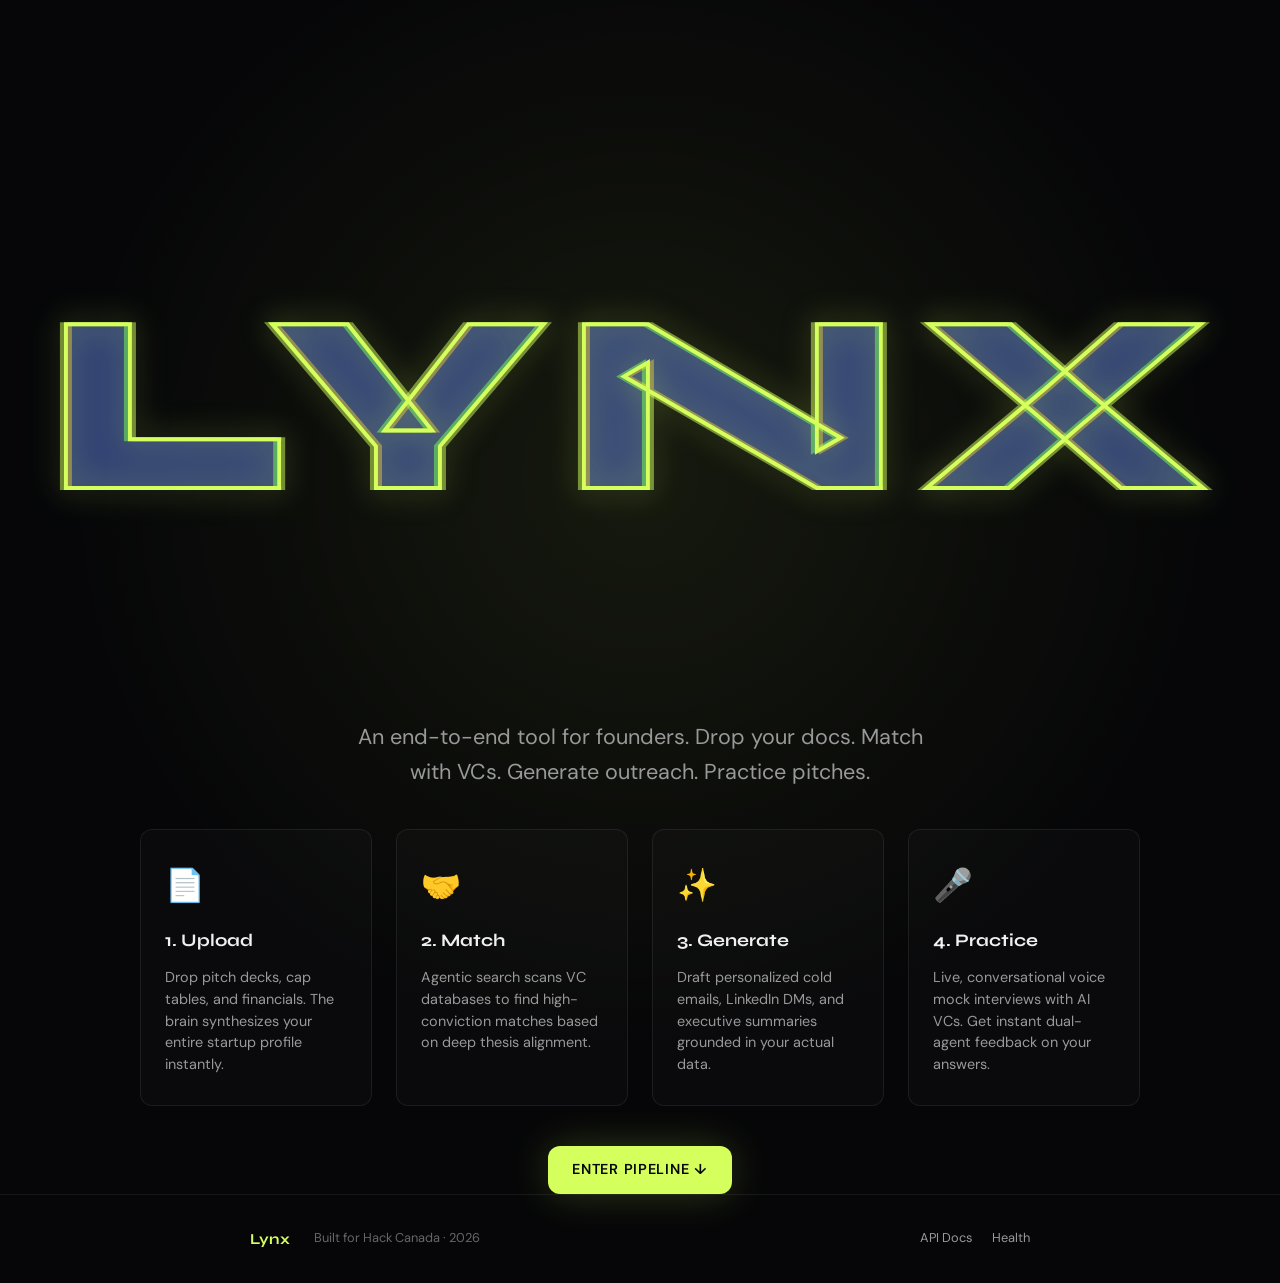
<file: frontend/index.html>
<!DOCTYPE html>
<html lang="en">

<head>
  <meta charset="UTF-8" />
  <meta name="viewport" content="width=device-width, initial-scale=1.0" />
  <title>Lynx — AI Fundraising Pipeline</title>
  <meta name="description"
    content="Upload your startup docs, match with investors, generate personalized outreach, and practice your pitch — all AI-powered." />
  <link rel="preconnect" href="https://fonts.googleapis.com" />
  <link rel="preconnect" href="https://fonts.gstatic.com" crossorigin />
  <link
    href="https://fonts.googleapis.com/css2?family=Syne:wght@400;500;600;700;800&family=DM+Sans:ital,opsz,wght@0,9..40,300;0,9..40,400;0,9..40,500;1,9..40,300&display=swap"
    rel="stylesheet" />
  <link rel="stylesheet" href="style.css" />
</head>

<body>

  <!-- ── HERO STATIC ── -->
  <section id="heroStatic" class="hero-static">
    <div class="hero-content">
      <div class="hero-title-container">
        <h1 class="hero-title" data-text="LYNX"><span class="outline">LYNX</span></h1>
      </div>
      <div class="hero-secondary">
        <p class="hero-desc">An end-to-end tool for founders. Drop your docs. Match with VCs. Generate outreach.
          Practice pitches.</p>

        <!-- Services Summary Grid -->
        <div class="services-summary">
          <div class="service-card">
            <div class="service-icon">📄</div>
            <h3>1. Upload</h3>
            <p>Drop pitch decks, cap tables, and financials. The brain synthesizes your entire startup profile
              instantly.</p>
          </div>
          <div class="service-card">
            <div class="service-icon">🤝</div>
            <h3>2. Match</h3>
            <p>Agentic search scans VC databases to find high-conviction matches based on deep thesis alignment.</p>
          </div>
          <div class="service-card">
            <div class="service-icon">✨</div>
            <h3>3. Generate</h3>
            <p>Draft personalized cold emails, LinkedIn DMs, and executive summaries grounded in your actual data.</p>
          </div>
          <div class="service-card">
            <div class="service-icon">🎤</div>
            <h3>4. Practice</h3>
            <p>Live, conversational voice mock interviews with AI VCs. Get instant dual-agent feedback on your answers.
            </p>
          </div>
        </div>

        <a href="pipeline.html" class="btn btn-primary hero-btn" id="startStaticBtn">ENTER PIPELINE ↓</a>
      </div>
    </div>
  </section>

  <!-- ── FOOTER ── -->
  <footer class="footer">
    <div class="footer-inner">
      <span class="footer-logo">Lynx</span>
      <span class="footer-copy">Built for Hack Canada · 2026</span>
      <div class="footer-links">
        <a href="http://localhost:8000/docs" target="_blank">API Docs</a>
        <a href="http://localhost:8000/health" target="_blank">Health</a>
      </div>
    </div>
  </footer>

</body>

</html>
</file>
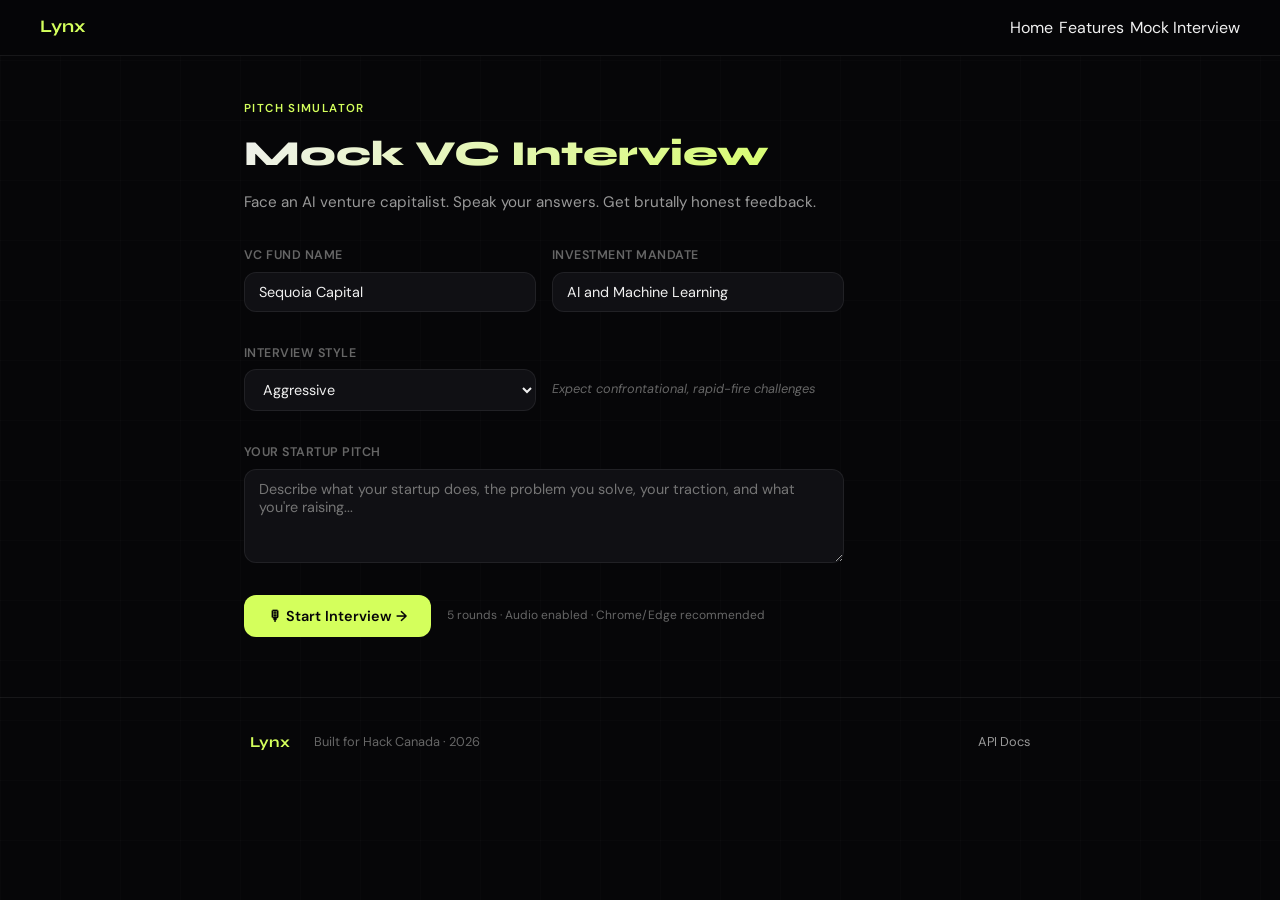
<file: frontend/interview.html>
<!DOCTYPE html>
<html lang="en">
<head>
  <meta charset="UTF-8" />
  <meta name="viewport" content="width=device-width, initial-scale=1.0" />
  <title>Mock Interview — Lynx</title>
  <meta name="description" content="Practice your pitch against an adversarial AI VC. Get real-time audio questions, speak your answers, and receive dual-perspective feedback." />
  <link rel="preconnect" href="https://fonts.googleapis.com" />
  <link rel="preconnect" href="https://fonts.gstatic.com" crossorigin />
  <link href="https://fonts.googleapis.com/css2?family=Syne:wght@400;500;600;700;800&family=DM+Sans:ital,opsz,wght@0,9..40,300;0,9..40,400;0,9..40,500;1,9..40,300&display=swap" rel="stylesheet" />
  <link rel="stylesheet" href="style.css" />
</head>
<body>

  <!-- ── NAV ── -->
  <nav class="nav" id="nav">
    <a class="nav-logo" href="index.html">Lynx</a>
    <div class="nav-links">
      <a href="index.html">Home</a>
      <a href="index.html#features">Features</a>
      <a href="#" class="nav-cta">Mock Interview</a>
    </div>
  </nav>

  <!-- ── MAIN WRAPPER ── -->
  <main class="interview-page">

    <!-- ══════ PHASE 1: SETUP ══════ -->
    <section class="interview-setup" id="setupPhase">
      <div class="interview-setup-inner">
        <div class="section-label">Pitch Simulator</div>
        <h1 class="interview-title">Mock VC Interview</h1>
        <p class="interview-subtitle">Face an AI venture capitalist. Speak your answers. Get brutally honest feedback.</p>

        <form class="interview-form" id="setupForm">
          <div class="form-row">
            <div class="form-group">
              <label for="vcName">VC Fund Name</label>
              <input type="text" id="vcName" placeholder="e.g. Sequoia Capital" value="Sequoia Capital" />
            </div>
            <div class="form-group">
              <label for="vcMandate">Investment Mandate</label>
              <input type="text" id="vcMandate" placeholder="e.g. AI, SaaS, Enterprise" value="AI and Machine Learning" />
            </div>
          </div>
          <div class="form-row">
            <div class="form-group">
              <label for="vcStyle">Interview Style</label>
              <select id="vcStyle">
                <option value="aggressive" selected>Aggressive</option>
                <option value="analytical">Analytical</option>
                <option value="friendly">Friendly but probing</option>
                <option value="skeptical">Deeply skeptical</option>
              </select>
            </div>
            <div class="form-group">
              <label>&nbsp;</label>
              <div class="style-hint" id="styleHint">Expect confrontational, rapid-fire challenges</div>
            </div>
          </div>
          <div class="form-group">
            <label for="startupPitch">Your Startup Pitch</label>
            <textarea id="startupPitch" rows="4" placeholder="Describe what your startup does, the problem you solve, your traction, and what you're raising..."></textarea>
          </div>
          <div class="form-actions">
            <button type="submit" class="btn btn-primary" id="startBtn">
              <span class="btn-text">🎙 Start Interview →</span>
              <span class="btn-loader" hidden>Preparing…</span>
            </button>
            <span class="form-note">5 rounds · Audio enabled · Chrome/Edge recommended</span>
          </div>
        </form>
      </div>
    </section>

    <!-- ══════ PHASE 2: LIVE INTERVIEW ══════ -->
    <section class="interview-live" id="livePhase" hidden>
      <div class="interview-live-inner">

        <!-- Header bar -->
        <div class="interview-header">
          <div class="interview-header-left">
            <span class="interview-vc-name" id="liveVcName">Sequoia Capital</span>
            <span class="interview-round-badge" id="liveRound">Round 1 / 5</span>
          </div>
          <div class="interview-header-right">
            <div class="interview-score-pill" id="scorePill" hidden>
              <span class="score-label">Last Score</span>
              <span class="score-value" id="lastScore">—</span>
            </div>
            <button class="btn btn-ghost btn-sm" id="endInterviewBtn">End Interview</button>
          </div>
        </div>

        <!-- Transcript -->
        <div class="interview-transcript" id="transcript">
          <!-- Chat bubbles injected here -->
        </div>

        <!-- Controls -->
        <div class="interview-controls">
          <div class="interview-status" id="interviewStatus">Preparing first question…</div>

          <div class="mic-area" id="micArea" hidden>
            <button class="mic-btn" id="micBtn" title="Click to start speaking">
              <svg viewBox="0 0 24 24" width="28" height="28" fill="none" stroke="currentColor" stroke-width="2" stroke-linecap="round" stroke-linejoin="round">
                <path d="M12 1a3 3 0 0 0-3 3v8a3 3 0 0 0 6 0V4a3 3 0 0 0-3-3z"/>
                <path d="M19 10v2a7 7 0 0 1-14 0v-2"/>
                <line x1="12" y1="19" x2="12" y2="23"/>
                <line x1="8" y1="23" x2="16" y2="23"/>
              </svg>
            </button>
            <div class="mic-hint" id="micHint">Click to respond</div>
          </div>

          <!-- Waveform visualizer -->
          <canvas class="waveform" id="waveform" width="400" height="60" hidden></canvas>

          <!-- Live transcription preview -->
          <div class="live-transcript" id="liveTranscript" hidden>
            <span class="live-label">You're saying:</span>
            <span class="live-text" id="liveText"></span>
          </div>

          <button class="btn btn-primary btn-sm" id="sendBtn" hidden>Send Response →</button>
        </div>
      </div>
    </section>

    <!-- ══════ PHASE 3: FEEDBACK ══════ -->
    <section class="interview-feedback" id="feedbackPhase" hidden>
      <div class="interview-feedback-inner">
        <div class="section-label">Interview Complete</div>
        <h2 class="interview-title">Your Feedback</h2>

        <!-- Stats row -->
        <div class="feedback-stats" id="feedbackStats">
          <div class="feedback-stat">
            <span class="feedback-stat-num" id="fbRounds">—</span>
            <span class="feedback-stat-label">Rounds</span>
          </div>
          <div class="feedback-stat-div"></div>
          <div class="feedback-stat">
            <span class="feedback-stat-num" id="fbAvgScore">—</span>
            <span class="feedback-stat-label">Avg Score</span>
          </div>
          <div class="feedback-stat-div"></div>
          <div class="feedback-stat">
            <span class="feedback-stat-num" id="fbEndReason">—</span>
            <span class="feedback-stat-label">End Reason</span>
          </div>
        </div>

        <!-- Dual-agent cards -->
        <div class="feedback-grid">
          <div class="feedback-card feedback-card--pros" id="prosCard">
            <div class="feedback-card-header">
              <span class="feedback-icon">✦</span>
              <h3>Strengths</h3>
              <span class="feedback-agent-tag">Pros Agent</span>
            </div>
            <div class="feedback-card-body" id="prosBody">
              <p class="feedback-loading">Analyzing…</p>
            </div>
          </div>

          <div class="feedback-card feedback-card--cons" id="consCard">
            <div class="feedback-card-header">
              <span class="feedback-icon">⚑</span>
              <h3>Weaknesses</h3>
              <span class="feedback-agent-tag">Cons Agent</span>
            </div>
            <div class="feedback-card-body" id="consBody">
              <p class="feedback-loading">Analyzing…</p>
            </div>
          </div>
        </div>

        <!-- Transcript review -->
        <div class="feedback-transcript-section">
          <h3 class="feedback-transcript-title">Full Transcript</h3>
          <div class="feedback-transcript" id="feedbackTranscript"></div>
        </div>

        <div class="feedback-actions">
          <button class="btn btn-primary" id="restartBtn">Start New Interview →</button>
          <a href="index.html" class="btn btn-ghost">← Back to Home</a>
        </div>
      </div>
    </section>

  </main>

  <!-- ── FOOTER ── -->
  <footer class="footer">
    <div class="footer-inner">
      <span class="footer-logo">Lynx</span>
      <span class="footer-copy">Built for Hack Canada · 2026</span>
      <div class="footer-links">
        <a href="http://localhost:8000/docs" target="_blank">API Docs</a>
      </div>
    </div>
  </footer>

  <script src="interview.js"></script>
</body>
</html>
</file>
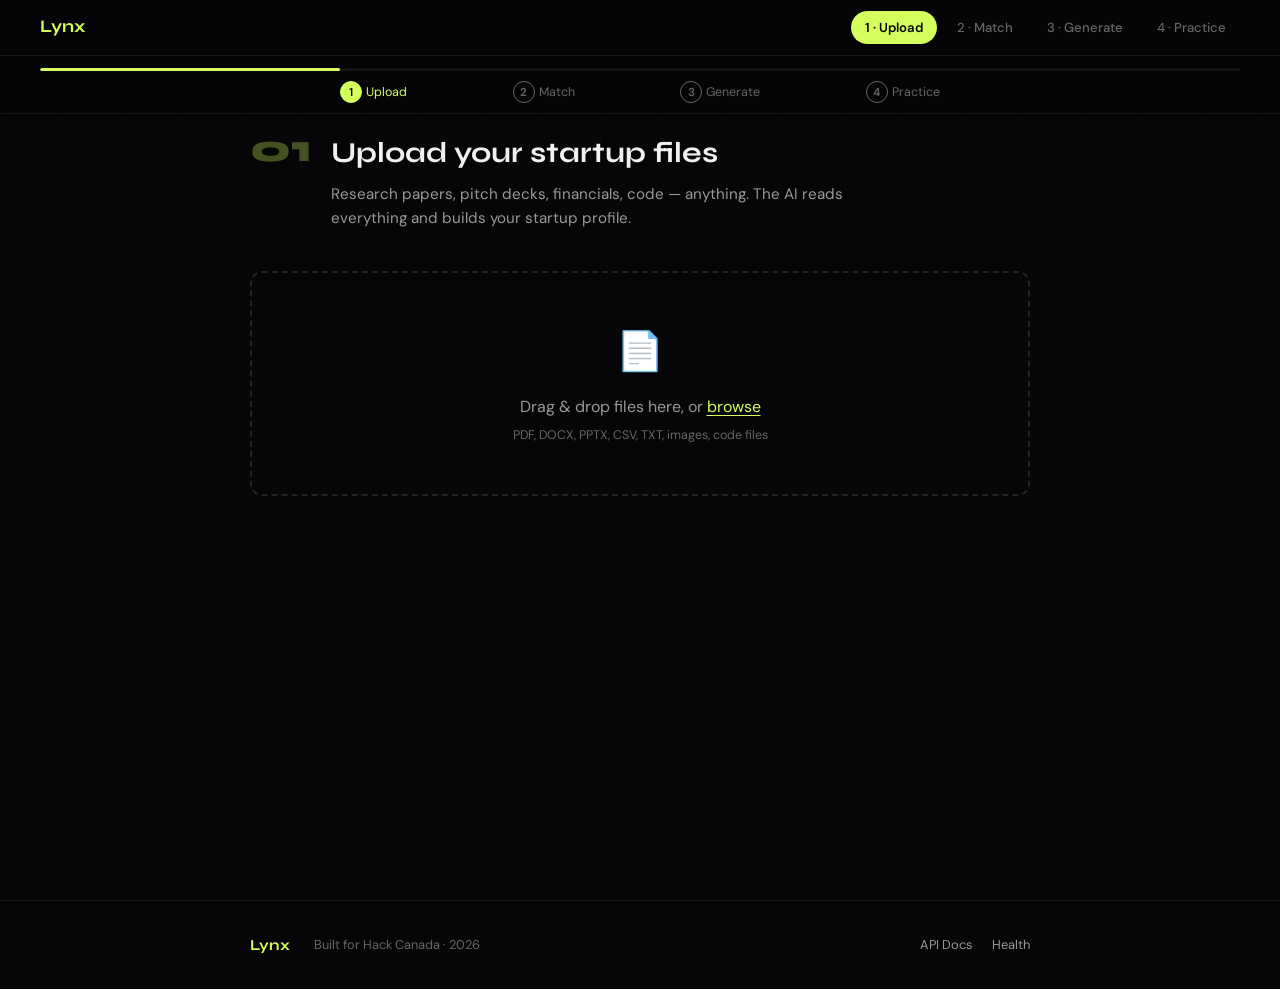
<file: frontend/pipeline.html>
<!DOCTYPE html>
<html lang="en">

<head>
  <meta charset="UTF-8" />
  <meta name="viewport" content="width=device-width, initial-scale=1.0" />
  <title>Lynx — AI Fundraising Pipeline</title>
  <meta name="description"
    content="Upload your startup docs, match with investors, generate personalized outreach, and practice your pitch — all AI-powered." />
  <link rel="preconnect" href="https://fonts.googleapis.com" />
  <link rel="preconnect" href="https://fonts.gstatic.com" crossorigin />
  <link
    href="https://fonts.googleapis.com/css2?family=Syne:wght@400;500;600;700;800&family=DM+Sans:ital,opsz,wght@0,9..40,300;0,9..40,400;0,9..40,500;1,9..40,300&display=swap"
    rel="stylesheet" />
  <link rel="stylesheet" href="style.css" />

</head>

<body>

  <!-- ── NAV ── -->
  <nav class="nav" id="nav">
    <a class="nav-logo" href="index.html">Lynx</a>
    <div class="nav-links">
      <a href="#" class="pipe-step-link active" data-step="1">1 · Upload</a>
      <a href="#" class="pipe-step-link" data-step="2">2 · Match</a>
      <a href="#" class="pipe-step-link" data-step="3">3 · Generate</a>
      <a href="#" class="pipe-step-link" data-step="4">4 · Practice</a>
    </div>
  </nav>

  <!-- ── PIPELINE PROGRESS ── -->
  <div class="pipeline-bar">
    <div class="pipeline-track">
      <div class="pipeline-fill" id="pipelineFill" style="width:25%"></div>
    </div>
    <div class="pipeline-steps">
      <button class="pip-dot active" data-step="1"><span>1</span> Upload</button>
      <button class="pip-dot" data-step="2"><span>2</span> Match</button>
      <button class="pip-dot" data-step="3"><span>3</span> Generate</button>
      <button class="pip-dot" data-step="4"><span>4</span> Practice</button>
    </div>
  </div>

  <!-- ═══════════════════════════════════════════════════
       STEP 1 — UPLOAD & SYNTHESIZE
  ═══════════════════════════════════════════════════ -->
  <section class="pipe-step" id="step1" data-step="1">
    <div class="step-inner">
      <div class="step-header">
        <div class="step-number">01</div>
        <div>
          <h2 class="step-title">Upload your startup files</h2>
          <p class="step-subtitle">Research papers, pitch decks, financials, code — anything. The AI reads everything
            and builds your startup profile.</p>
        </div>
      </div>

      <!-- Drop zone -->
      <div class="brain-dropzone" id="brainDropzone">
        <div class="dropzone-icon">📄</div>
        <p class="dropzone-text">Drag & drop files here, or <label for="brainFileInput"
            class="dropzone-link">browse</label></p>
        <p class="dropzone-hint">PDF, DOCX, PPTX, CSV, TXT, images, code files</p>
        <input type="file" id="brainFileInput" multiple hidden
          accept=".pdf,.doc,.docx,.ppt,.pptx,.csv,.json,.txt,.md,.png,.jpg,.jpeg,.webp,.py,.js,.ts,.cpp,.java,.go,.rs" />
      </div>

      <!-- File list -->
      <div class="brain-files" id="brainFiles" hidden>
        <div class="brain-files-header">
          <h3>Uploaded Files</h3>
          <span class="brain-file-count" id="brainFileCount">0 files</span>
        </div>
        <div class="brain-file-list" id="brainFileList"></div>
      </div>

      <!-- Synthesize -->
      <div class="brain-actions" id="brainActions" hidden>
        <button class="btn btn-primary" id="synthesizeBtn">
          <span class="btn-text">🧠 Synthesize Startup Concept →</span>
          <span class="btn-loader" hidden>Synthesizing…</span>
        </button>
        <span class="form-note">Reads all documents and creates a pitchable concept</span>
      </div>

      <!-- Synthesis result -->
      <div class="brain-result" id="brainResult" hidden>
        <div class="brain-result-header">
          <span class="brain-result-icon">🧠</span>
          <h3>Synthesized Startup Concept</h3>
        </div>
        <div class="brain-result-body">
          <div class="brain-concept-name" id="brainConceptName"></div>
          <div class="brain-concept-tagline" id="brainConceptTagline"></div>
          <p class="brain-concept-pitch" id="brainConceptPitch"></p>
          <div class="brain-concept-meta">
            <span id="brainSector"></span>
            <span id="brainStage"></span>
            <span id="brainReadiness"></span>
          </div>
        </div>
        <div class="step-advance">
          <button class="btn btn-primary" id="toStep2Btn">Continue to Matching →</button>
        </div>
      </div>

      <!-- Error -->
      <div class="brain-error" id="brainError" hidden>
        <p id="brainErrorText"></p>
      </div>
    </div>
  </section>

  <!-- ═══════════════════════════════════════════════════
       STEP 2 — MATCH
  ═══════════════════════════════════════════════════ -->
  <section class="pipe-step" id="step2" data-step="2" hidden>
    <div class="step-inner">
      <div class="step-header">
        <div class="step-number">02</div>
        <div>
          <h2 class="step-title">Find your best investor matches</h2>
          <p class="step-subtitle">3 Backboard AI agents analyze your startup against every VC in the database and rank
            them by fit.</p>
        </div>
      </div>

      <!-- Context from Brain -->
      <div class="match-context" id="matchContext">
        <div class="context-card-header">
          <span class="context-icon">🧠</span>
          <span class="context-label">Using your synthesized profile</span>
        </div>
        <p class="context-pitch" id="matchContextPitch"></p>
      </div>

      <!-- Match action -->
      <div class="match-action">
        <button class="btn btn-primary" id="matchBtn">
          <span class="btn-text">🤖 Find my VCs →</span>
          <span class="btn-loader" hidden>Running 3 AI agents… (30-60s)</span>
        </button>
        <span class="form-note">Multi-agent pipeline: Startup Analyst → VC Profiler → Match Reasoner</span>
      </div>

      <!-- Loading bar -->
      <div class="match-loading" id="matchLoading" hidden>
        <div class="match-loading-bar">
          <div class="match-loading-fill" id="matchLoadingFill"></div>
        </div>
        <p class="match-loading-status" id="matchLoadingStatus">Initializing AI agents…</p>
      </div>

      <!-- Results -->
      <div class="match-results" id="matchResults" hidden>
        <div class="match-results-header">
          <h3>Your Matches</h3>
          <span class="results-mode" id="resultsMode"></span>
        </div>
        <div class="results-list" id="resultsList"></div>
        <p class="match-select-hint">Select the VCs you want to generate outreach for ↓</p>
        <div class="step-advance">
          <button class="btn btn-primary" id="toStep3Btn" disabled>Generate Outreach for Selected →</button>
        </div>
      </div>

      <!-- Error -->
      <div class="match-error" id="matchError" hidden>
        <p id="matchErrorText"></p>
      </div>
    </div>
  </section>

  <!-- ═══════════════════════════════════════════════════
       STEP 3 — GENERATE
  ═══════════════════════════════════════════════════ -->
  <section class="pipe-step" id="step3" data-step="3" hidden>
    <div class="step-inner">
      <div class="step-header">
        <div class="step-number">03</div>
        <div>
          <h2 class="step-title">Generate personalized outreach</h2>
          <p class="step-subtitle">Choose what to create for each matched VC — cold emails, pitch scripts, LinkedIn DMs,
            executive summaries.</p>
        </div>
      </div>

      <!-- VC tabs -->
      <div class="gen-vc-tabs" id="genVcTabs"></div>

      <!-- RAG Depth Slider -->
      <div class="gen-depth">
        <div class="gen-depth-header">
          <label for="ragDepth">Brain Detail Level <span class="depth-tooltip"
              title="How deep should the AI search the uploaded documents?">ⓘ</span></label>
          <span class="depth-value" id="ragDepthVal">Standard</span>
        </div>
        <input type="range" id="ragDepth" class="depth-slider" min="1" max="3" value="2" step="1">
        <div class="depth-labels">
          <span>Brief</span>
          <span>Standard</span>
          <span>Exhaustive</span>
        </div>
      </div>

      <!-- Generation options -->
      <div class="gen-options">
        <button class="gen-opt active" data-type="email">✉️ Cold Email</button>
        <button class="gen-opt" data-type="pitch">🎤 Pitch Script</button>
        <button class="gen-opt" data-type="linkedin">💼 LinkedIn DM</button>
        <button class="gen-opt" data-type="summary">📄 Exec Summary</button>
        <button class="gen-opt" data-type="custom">✨ Custom</button>
      </div>

      <!-- Custom Prompt Box -->
      <div class="gen-custom-box" id="genCustomBox" hidden>
        <label for="genCustomPrompt" class="custom-prompt-label">What do you want to generate or edit?</label>
        <textarea id="genCustomPrompt" class="custom-prompt-input" rows="3"
          placeholder="e.g. 'Write a 3-page technical whitepaper', 'Create 5 FAQ questions', or 'Make the email more aggressive'"></textarea>
      </div>

      <div class="gen-action">
        <button class="btn btn-primary" id="generateBtn">
          <span class="btn-text">✨ Generate →</span>
          <span class="btn-loader" hidden>Generating…</span>
        </button>
      </div>

      <!-- Output -->
      <div class="gen-output" id="genOutput" hidden>
        <div class="gen-output-header">
          <h3 id="genOutputTitle">Cold Email</h3>
          <button class="gen-copy-btn" id="genCopyBtn" title="Copy to clipboard">📋 Copy</button>
        </div>
        <pre class="gen-output-body" id="genOutputBody"></pre>
      </div>

      <!-- History of generated items -->
      <div class="gen-history" id="genHistory" hidden>
        <h4>All Generated Content</h4>
        <div class="gen-history-list" id="genHistoryList"></div>
      </div>

      <div class="step-advance" id="genAdvance" hidden>
        <button class="btn btn-primary btn-pulse" id="toStep4Btn">Practice Mock Interview →</button>
      </div>
    </div>
  </section>

  <!-- ═══════════════════════════════════════════════════
       STEP 4 — PRACTICE (Mock Interview)
  ═══════════════════════════════════════════════════ -->
  <section class="pipe-step" id="step4" data-step="4" hidden>
    <div class="step-inner">
      <div class="step-header">
        <div class="step-number">04</div>
        <div>
          <h2 class="step-title">Practice your pitch</h2>
          <p class="step-subtitle">Face an AI venture capitalist modelled on your matched VCs. Speak your answers. Get
            dual-agent feedback.</p>
        </div>
      </div>

      <!-- Interview Setup -->
      <div class="interview-setup" id="interviewSetup">
        <div class="interview-setup-inner">
          <div class="interview-context-card" id="contextCard">
            <div class="context-card-header">
              <span class="context-icon">🧠</span>
              <span class="context-label">Brain has your startup info</span>
            </div>
            <p class="context-pitch" id="contextPitch"></p>
          </div>

          <form class="interview-form" id="interviewSetupForm">
            <div class="form-group">
              <label for="vcSelect">Pick a matched VC to practice with</label>
              <select id="vcSelect">
                <option value="" disabled selected>— Select a VC from your matches —</option>
              </select>
            </div>
            <div class="form-row">
              <div class="form-group">
                <label for="interviewStyle">Interview Style</label>
                <select id="interviewStyle">
                  <option value="casual">Casual</option>
                  <option value="standard" selected>Standard</option>
                  <option value="aggressive">Aggressive</option>
                </select>
                <span class="form-note" id="styleHint">Balanced, covers all key areas</span>
              </div>
            </div>
            <div class="form-actions">
              <button type="submit" class="btn btn-primary" id="startInterviewBtn">
                <span class="btn-text">🎙 Start Live Interview →</span>
                <span class="btn-loader" hidden>Starting…</span>
              </button>
              <span class="form-note">5 rounds · Live speech · Chrome/Edge recommended</span>
            </div>
          </form>
        </div>
      </div>

      <!-- Live Interview -->
      <div class="interview-live" id="interviewLive" hidden>
        <div class="interview-live-header">
          <div class="interview-vc-name" id="liveVcName"></div>
          <span class="score-pill" id="roundPill">Round 1 / 5</span>
          <div class="interview-live-actions">
            <span class="last-score" id="lastScore">Last Score —</span>
            <button class="btn btn-ghost btn-sm" id="endInterviewBtn">End Interview</button>
          </div>
        </div>

        <!-- Chat transcript -->
        <div class="interview-chat" id="interviewChat"></div>

        <!-- Listening indicator -->
        <div class="interview-listening" id="interviewListening" hidden>
          <div class="listening-indicator">
            <span class="listening-dot"></span>
            <span class="listening-dot"></span>
            <span class="listening-dot"></span>
          </div>
          <p class="listening-text" id="listeningText">Listening…</p>
          <p class="listening-live" id="liveTranscriptText"></p>
        </div>

        <!-- Status -->
        <div class="interview-status" id="interviewStatusBar">
          <p id="interviewStatusText">Preparing…</p>
        </div>
      </div>

      <!-- Feedback -->
      <div class="interview-feedback" id="interviewFeedback" hidden>
        <h3 class="feedback-title">Dual-Agent Feedback</h3>
        <div class="feedback-grid">
          <div class="feedback-card feedback-card--pro">
            <h4>✅ Strengths Agent</h4>
            <div class="feedback-body" id="feedbackPro"></div>
          </div>
          <div class="feedback-card feedback-card--con">
            <h4>⚠️ Improvement Agent</h4>
            <div class="feedback-body" id="feedbackCon"></div>
          </div>
        </div>
        <div class="feedback-transcript" id="feedbackTranscript"></div>
        <button class="btn btn-primary" id="restartInterviewBtn">🔄 Practice Again</button>
      </div>
    </div>
  </section>

  <!-- ── FOOTER ── -->
  <footer class="footer">
    <div class="footer-inner">
      <span class="footer-logo">Lynx</span>
      <span class="footer-copy">Built for Hack Canada · 2026</span>
      <div class="footer-links">
        <a href="http://localhost:8000/docs" target="_blank">API Docs</a>
        <a href="http://localhost:8000/health" target="_blank">Health</a>
      </div>
    </div>
  </footer>

  <script src="app.js"></script>
</body>

</html>
</file>
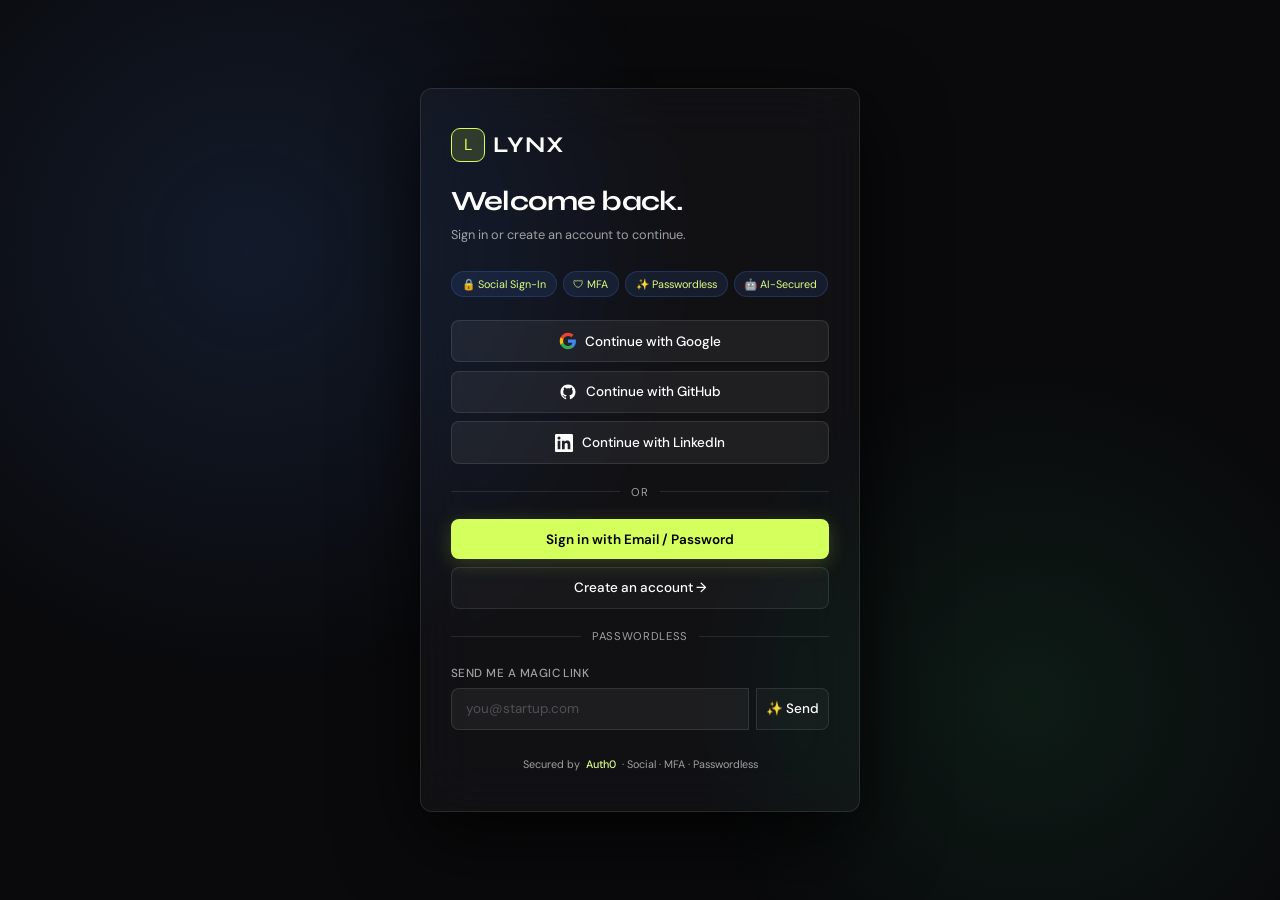
<file: frontend/auth/callback.html>
<!DOCTYPE html>
<html lang="en">

<head>
    <meta charset="UTF-8" />
    <meta name="viewport" content="width=device-width, initial-scale=1.0" />
    <title>Signing in… — Co-Pilot</title>
    <link rel="preconnect" href="https://fonts.googleapis.com" />
    <link rel="preconnect" href="https://fonts.gstatic.com" crossorigin />
    <link
        href="https://fonts.googleapis.com/css2?family=Syne:wght@400;500;600;700;800&family=DM+Sans:ital,opsz,wght@0,9..40,300;0,9..40,400;0,9..40,500;1,9..40,300&display=swap"
        rel="stylesheet" />
    <link rel="stylesheet" href="auth.css" />

    <script>
        window.AUTH0_CONFIG = {
            domain: "dev-uzi6d8f6w5w0310c.us.auth0.com",
            clientId: "9CXr4jjIGbVealhzVYwwYPCI1ePrThbr",
            audience: "",
            redirectUri: window.location.origin + "/auth/callback.html", // <--- Use this instead!
            apiBase: window.location.hostname === 'localhost' ? "http://localhost:8000" : "https://hack-canada.onrender.com",
        };
    </script>

</head>

<body>

    <div class="a0-bg" aria-hidden="true"></div>

    <main class="a0-page">
        <div class="a0-card" id="a0-card" style="text-align:center;">
            <div class="a0-logo" style="justify-content:center;margin-bottom:2rem;">
                <div class="a0-logo-symbol">L</div>
                <span class="a0-logo-name">LYNX</span>
            </div>

            <div class="a0-loading-wrap" id="loading-wrap">
                <div class="a0-spinner" role="status" aria-label="Loading"></div>
                <p id="status-msg" style="color:var(--a0-muted);font-size:.9rem;">Completing sign-in…</p>
            </div>

            <div id="error-wrap" hidden style="color:var(--a0-red);font-size:.9rem;">
                <p id="error-msg">Something went wrong.</p>
                <a href="login.html" class="a0-btn a0-btn-ghost" style="margin-top:1rem;display:inline-flex;">← Back to
                    login</a>
            </div>
        </div>
    </main>

    <script src="auth.js"></script>
    <script>
        (async () => {
            "use strict";
            const statusEl = document.getElementById("status-msg");
            const loadWrap = document.getElementById("loading-wrap");
            const errWrap = document.getElementById("error-wrap");
            const errMsg = document.getElementById("error-msg");

            function showError(msg) {
                loadWrap.hidden = true;
                errWrap.hidden = false;
                errMsg.textContent = msg;
            }

            try {
                // Only handle the callback if Auth0 code/state params are present
                const params = new URLSearchParams(window.location.search);
                if (!params.has("code") && !params.has("error")) {
                    // Direct navigation — send to login
                    window.location.replace("login.html");
                    return;
                }

                if (params.has("error")) {
                    showError(params.get("error_description") || params.get("error") || "Auth0 returned an error.");
                    return;
                }

                statusEl.textContent = "Verifying your identity…";
                const { user } = await Auth0.handleRedirectCallback();

                statusEl.textContent = `Welcome, ${user?.name || user?.email || "there"}! Redirecting…`;

                // Store a lightweight flag so the main app knows who is signed in
                // (NEVER store the raw token — Auth0 SDK manages it in memory)
                if (user) {
                    sessionStorage.setItem("a0_user", JSON.stringify({
                        sub: user.sub,
                        name: user.name,
                        email: user.email,
                        picture: user.picture,
                    }));
                }

                setTimeout(() => { window.location.replace("../index.html"); }, 800);

            } catch (err) {
                console.error("Auth0 callback error:", err);
                showError(err.message || "Authentication failed. Please try again.");
            }
        })();
    </script>

</body>

</html>
</file>
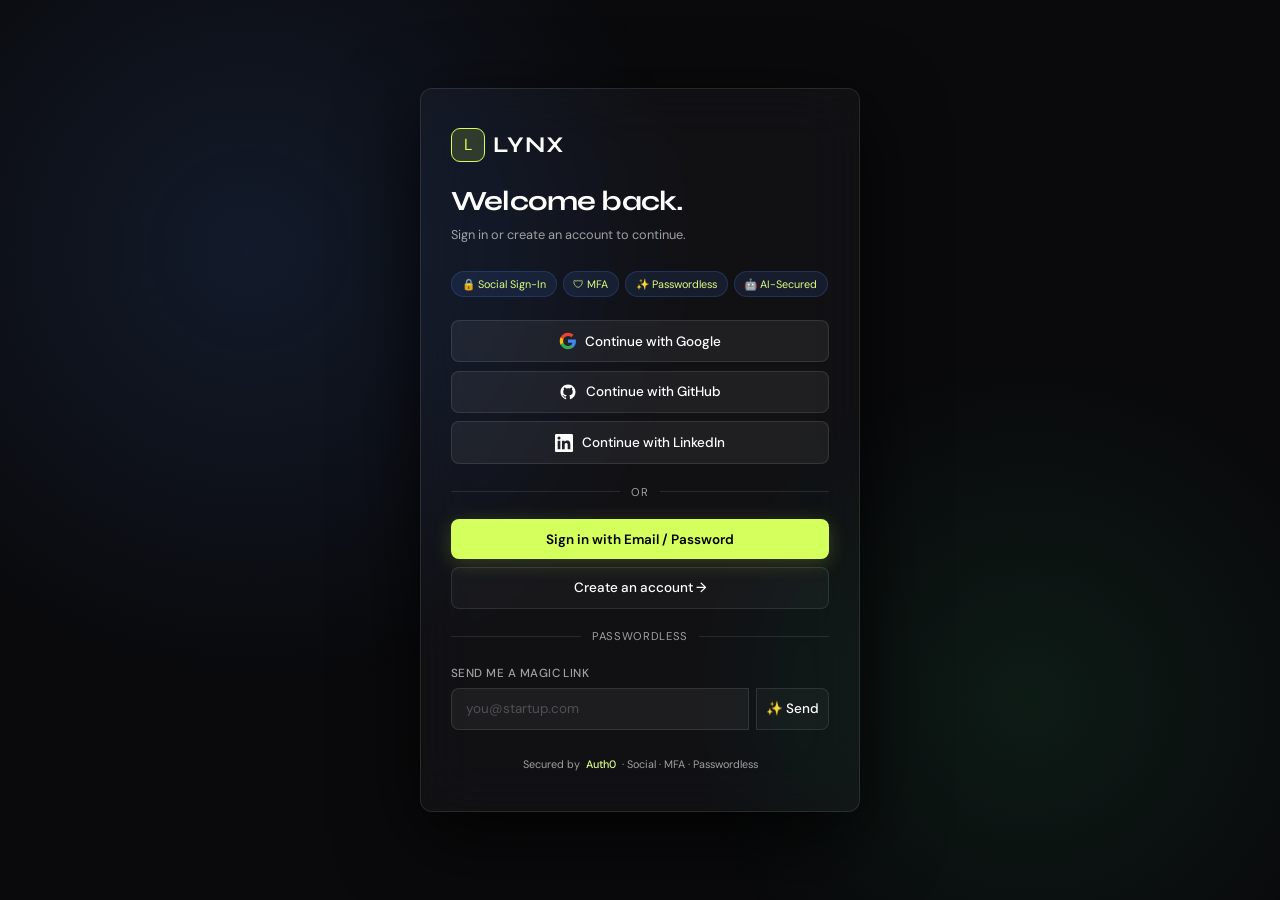
<file: frontend/auth/login.html>
<!DOCTYPE html>
<html lang="en">

<head>
    <meta charset="UTF-8" />
    <meta name="viewport" content="width=device-width, initial-scale=1.0" />
    <title>Sign in — Co-Pilot</title>
    <meta name="description"
        content="Sign in or create your Co-Pilot account to access AI-powered fundraising intelligence." />
    <link rel="preconnect" href="https://fonts.googleapis.com" />
    <link rel="preconnect" href="https://fonts.gstatic.com" crossorigin />
    <link
        href="https://fonts.googleapis.com/css2?family=Syne:wght@400;500;600;700;800&family=DM+Sans:ital,opsz,wght@0,9..40,300;0,9..40,400;0,9..40,500;1,9..40,300&display=swap"
        rel="stylesheet" />
    <link rel="stylesheet" href="auth.css" />

    <!-- ── Auth0 config — swap these values for your tenant ── -->
    <script>
        window.AUTH0_CONFIG = {
            domain: "dev-uzi6d8f6w5w0310c.us.auth0.com",
            clientId: "9CXr4jjIGbVealhzVYwwYPCI1ePrThbr",
            audience: "",
            redirectUri: window.location.origin + "/auth/callback.html", // <--- Use this instead!
            apiBase: window.location.hostname === 'localhost' ? "http://localhost:8000" : "https://hack-canada.onrender.com",
        };
    </script>

</head>

<body>

    <!-- Animated background blobs -->
    <div class="a0-bg" aria-hidden="true"></div>

    <!-- Toast notification slot -->
    <div class="a0-toast" id="a0-toast" role="status" aria-live="polite"></div>

    <main class="a0-page">
        <div class="a0-card" id="a0-card">

            <!-- Logo -->
            <div class="a0-logo">
                <div class="a0-logo-symbol">L</div>
                <span class="a0-logo-name">LYNX</span>
            </div>

            <!-- Heading -->
            <h1 class="a0-heading">Welcome back.</h1>
            <p class="a0-sub">Sign in or create an account to continue.</p>

            <!-- Feature badges -->
            <div class="a0-features" aria-label="Security features">
                <span class="a0-badge">🔒 Social Sign-In</span>
                <span class="a0-badge">🛡 MFA</span>
                <span class="a0-badge">✨ Passwordless</span>
                <span class="a0-badge">🤖 AI-Secured</span>
            </div>

            <!-- ── Social logins ─────────────────────────────────── -->
            <button class="a0-btn a0-btn-social" id="btn-google" type="button">
                <svg viewBox="0 0 24 24" fill="none" xmlns="http://www.w3.org/2000/svg" aria-hidden="true">
                    <path
                        d="M22.56 12.25c0-.78-.07-1.53-.2-2.25H12v4.26h5.92c-.26 1.37-1.04 2.53-2.21 3.31v2.77h3.57c2.08-1.92 3.28-4.74 3.28-8.09z"
                        fill="#4285F4" />
                    <path
                        d="M12 23c2.97 0 5.46-.98 7.28-2.66l-3.57-2.77c-.98.66-2.23 1.06-3.71 1.06-2.86 0-5.29-1.93-6.16-4.53H2.18v2.84C3.99 20.53 7.7 23 12 23z"
                        fill="#34A853" />
                    <path
                        d="M5.84 14.09c-.22-.66-.35-1.36-.35-2.09s.13-1.43.35-2.09V7.07H2.18C1.43 8.55 1 10.22 1 12s.43 3.45 1.18 4.93l3.66-2.84z"
                        fill="#FBBC05" />
                    <path
                        d="M12 5.38c1.62 0 3.06.56 4.21 1.64l3.15-3.15C17.45 2.09 14.97 1 12 1 7.7 1 3.99 3.47 2.18 7.07l3.66 2.84c.87-2.6 3.3-4.53 6.16-4.53z"
                        fill="#EA4335" />
                </svg>
                Continue with Google
            </button>

            <button class="a0-btn a0-btn-social" id="btn-github" type="button">
                <svg viewBox="0 0 24 24" fill="currentColor" xmlns="http://www.w3.org/2000/svg" aria-hidden="true">
                    <path
                        d="M12 2C6.477 2 2 6.484 2 12.017c0 4.425 2.865 8.18 6.839 9.504.5.092.682-.217.682-.483 0-.237-.008-.868-.013-1.703-2.782.605-3.369-1.343-3.369-1.343-.454-1.158-1.11-1.466-1.11-1.466-.908-.62.069-.608.069-.608 1.003.07 1.531 1.032 1.531 1.032.892 1.53 2.341 1.088 2.91.832.092-.647.35-1.088.636-1.338-2.22-.253-4.555-1.113-4.555-4.951 0-1.093.39-1.988 1.029-2.688-.103-.253-.446-1.272.098-2.65 0 0 .84-.27 2.75 1.026A9.564 9.564 0 0112 6.844c.85.004 1.705.115 2.504.337 1.909-1.296 2.747-1.027 2.747-1.027.546 1.379.202 2.398.1 2.651.64.7 1.028 1.595 1.028 2.688 0 3.848-2.339 4.695-4.566 4.943.359.309.678.92.678 1.855 0 1.338-.012 2.419-.012 2.747 0 .268.18.58.688.482A10.019 10.019 0 0022 12.017C22 6.484 17.522 2 12 2z" />
                </svg>
                Continue with GitHub
            </button>

            <button class="a0-btn a0-btn-social" id="btn-linkedin" type="button">
                <svg viewBox="0 0 24 24" fill="currentColor" xmlns="http://www.w3.org/2000/svg" aria-hidden="true">
                    <path
                        d="M20.447 20.452h-3.554v-5.569c0-1.328-.027-3.037-1.852-3.037-1.853 0-2.136 1.445-2.136 2.939v5.667H9.351V9h3.414v1.561h.046c.477-.9 1.637-1.85 3.37-1.85 3.601 0 4.267 2.37 4.267 5.455v6.286zM5.337 7.433a2.062 2.062 0 01-2.063-2.065 2.064 2.064 0 112.063 2.065zm1.782 13.019H3.555V9h3.564v11.452zM22.225 0H1.771C.792 0 0 .774 0 1.729v20.542C0 23.227.792 24 1.771 24h20.451C23.2 24 24 23.227 24 22.271V1.729C24 .774 23.2 0 22.222 0h.003z" />
                </svg>
                Continue with LinkedIn
            </button>

            <!-- ── Divider ─────────────────────────────────────── -->
            <div class="a0-divider">or</div>

            <!-- ── Universal Login (email/password) ───────────── -->
            <button class="a0-btn a0-btn-primary" id="btn-login" type="button">
                <span class="a0-btn-text">Sign in with Email / Password</span>
            </button>

            <button class="a0-btn a0-btn-ghost" id="btn-signup" type="button">
                <span class="a0-btn-text">Create an account →</span>
            </button>

            <!-- ── Passwordless magic-link ─────────────────────── -->
            <div class="a0-divider">passwordless</div>

            <div class="a0-passwordless">
                <label class="a0-label" for="pl-email">Send me a magic link</label>
                <div class="a0-passwordless-row">
                    <input class="a0-input" type="email" id="pl-email" placeholder="you@startup.com"
                        autocomplete="email" />
                    <button class="a0-btn a0-btn-ghost" id="btn-passwordless" type="button">
                        <span class="a0-btn-text">✨ Send</span>
                    </button>
                </div>
            </div>

            <!-- ── Auth0 badge ─────────────────────────────────── -->
            <div class="a0-powered">
                Secured by <span>Auth0</span> · Social · MFA · Passwordless
            </div>

        </div>
    </main>

    <script src="auth.js"></script>
    <script>
        (async () => {
            "use strict";

            // helper: set loading state
            function setLoading(btn, on) {
                if (on) btn.setAttribute("data-loading", "");
                else btn.removeAttribute("data-loading");
            }

            // Social logins
            document.getElementById("btn-google").addEventListener("click", async () => {
                const btn = document.getElementById("btn-google");
                setLoading(btn, true);
                try { await Auth0.loginWithGoogle(); }
                catch (e) { Auth0.showToast(e.message, "err"); setLoading(btn, false); }
            });

            document.getElementById("btn-github").addEventListener("click", async () => {
                const btn = document.getElementById("btn-github");
                setLoading(btn, true);
                try { await Auth0.loginWithGitHub(); }
                catch (e) { Auth0.showToast(e.message, "err"); setLoading(btn, false); }
            });

            document.getElementById("btn-linkedin").addEventListener("click", async () => {
                const btn = document.getElementById("btn-linkedin");
                setLoading(btn, true);
                try { await Auth0.loginWithLinkedIn(); }
                catch (e) { Auth0.showToast(e.message, "err"); setLoading(btn, false); }
            });

            // Email/password — Auth0 Universal Login (login screen)
            document.getElementById("btn-login").addEventListener("click", async () => {
                const btn = document.getElementById("btn-login");
                setLoading(btn, true);
                try { await Auth0.loginWithRedirect(); }
                catch (e) { Auth0.showToast(e.message, "err"); setLoading(btn, false); }
            });

            // Sign Up — Universal Login (signup screen)
            document.getElementById("btn-signup").addEventListener("click", async () => {
                const btn = document.getElementById("btn-signup");
                setLoading(btn, true);
                try { await Auth0.signUp(); }
                catch (e) { Auth0.showToast(e.message, "err"); setLoading(btn, false); }
            });

            // Passwordless magic-link
            document.getElementById("btn-passwordless").addEventListener("click", async () => {
                const email = document.getElementById("pl-email").value.trim();
                const btn = document.getElementById("btn-passwordless");
                if (!email) { Auth0.showToast("Please enter your email address.", "err"); return; }
                setLoading(btn, true);
                try {
                    await Auth0.sendMagicLink(email);
                    Auth0.showToast("✅ Magic link sent! Check your inbox.", "ok");
                } catch (e) {
                    Auth0.showToast(e.message || "Failed to send link.", "err");
                } finally { setLoading(btn, false); }
            });

            // If the user is already logged in, skip to main app
            try {
                await Auth0.init();
                const authed = await Auth0.isAuthenticated();
                if (authed) window.location.replace("../index.html");
            } catch (_) { /* silent — not logged in */ }
        })();
    </script>

</body>

</html>
</file>
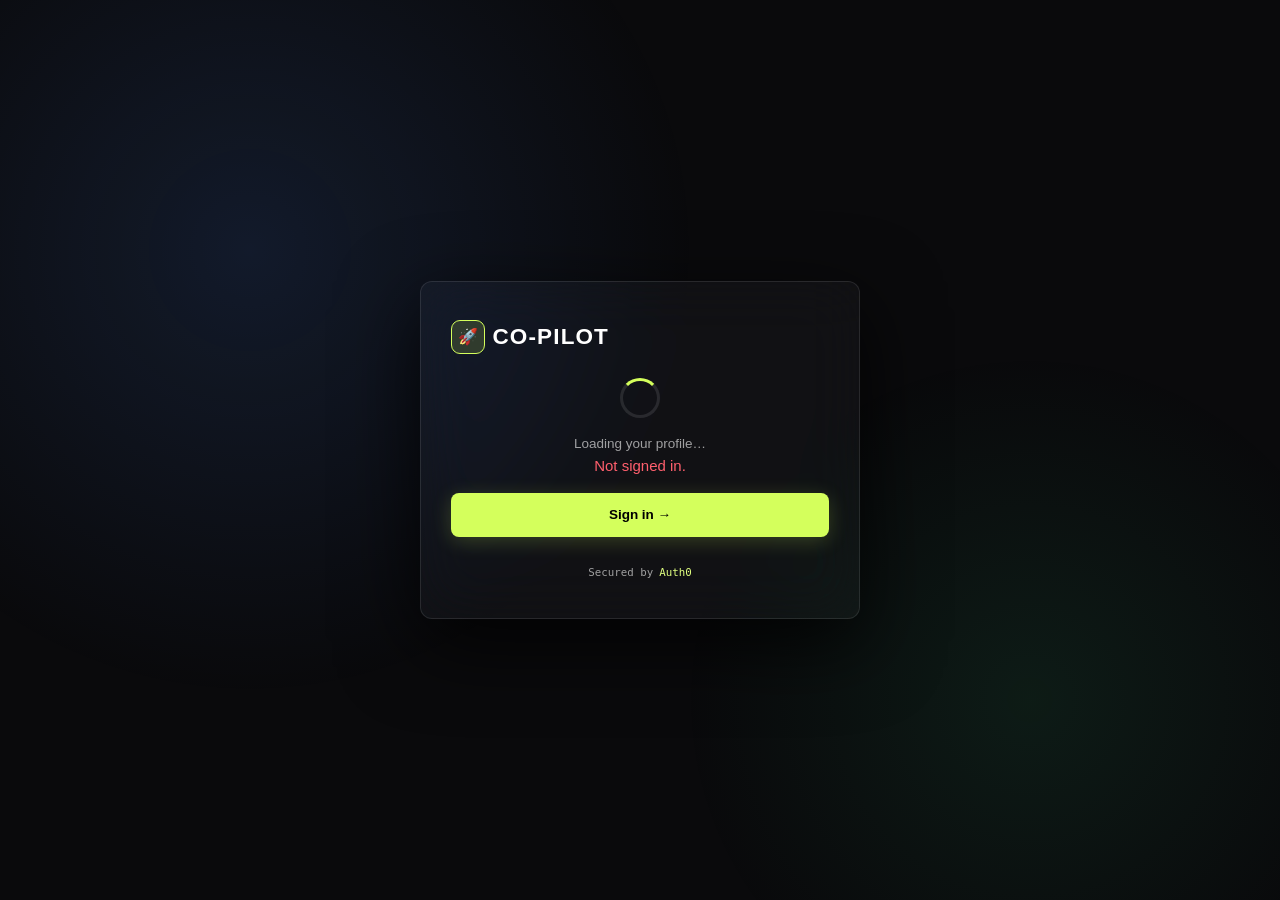
<file: frontend/auth/profile.html>
<!DOCTYPE html>
<html lang="en">

<head>
    <meta charset="UTF-8" />
    <meta name="viewport" content="width=device-width, initial-scale=1.0" />
    <title>Profile — Co-Pilot</title>
    <link rel="stylesheet" href="auth.css" />

    <script>
        window.AUTH0_CONFIG = {
            domain: "dev-uzi6d8f6w5w0310c.us.auth0.com",
            clientId: "9CXr4jjIGbVealhzVYwwYPCI1ePrThbr",
            audience: "",
            redirectUri: window.location.origin + "/auth/callback.html", // <--- Use this instead!
            apiBase: window.location.hostname === 'localhost' ? "http://localhost:8000" : "https://hack-canada.onrender.com",
        };
    </script>

</head>

<body>

    <div class="a0-bg" aria-hidden="true"></div>
    <div class="a0-toast" id="a0-toast" role="status" aria-live="polite"></div>

    <main class="a0-page">
        <div class="a0-card" id="a0-card">

            <!-- Logo -->
            <div class="a0-logo">
                <div class="a0-logo-symbol">🚀</div>
                <span class="a0-logo-name">Co-Pilot</span>
            </div>

            <!-- Loading state -->
            <div id="loading-wrap" class="a0-loading-wrap">
                <div class="a0-spinner" role="status" aria-label="Loading profile"></div>
                <p style="color:var(--a0-muted);font-size:.9rem;">Loading your profile…</p>
            </div>

            <!-- Profile content (hidden until loaded) -->
            <div id="profile-wrap" hidden>

                <!-- Avatar + name -->
                <div class="a0-avatar-wrap">
                    <div id="avatar-container">
                        <div class="a0-avatar-fallback" id="avatar-fallback" aria-hidden="true">👤</div>
                    </div>
                    <div>
                        <div class="a0-user-name" id="user-name">—</div>
                        <div class="a0-user-email" id="user-email">—</div>
                    </div>
                </div>

                <!-- Info rows -->
                <div class="a0-info-row">
                    <span class="a0-info-key">User ID</span>
                    <span class="a0-info-val" id="user-sub"
                        style="font-family:var(--a0-font-m);font-size:.78rem;max-width:180px;overflow:hidden;text-overflow:ellipsis;white-space:nowrap;">—</span>
                </div>
                <div class="a0-info-row">
                    <span class="a0-info-key">Provider</span>
                    <span class="a0-info-val" id="user-provider">—</span>
                </div>
                <div class="a0-info-row">
                    <span class="a0-info-key">Email verified</span>
                    <span class="a0-info-val" id="user-verified">—</span>
                </div>
                <div class="a0-info-row">
                    <span class="a0-info-key">MFA</span>
                    <span class="a0-info-val" id="mfa-status">
                        <span class="a0-pill a0-pill--off">Checking…</span>
                    </span>
                </div>
                <div class="a0-info-row">
                    <span class="a0-info-key">Login type</span>
                    <span class="a0-info-val" id="user-conntype">—</span>
                </div>

                <!-- ── Security actions ───────────────────────────── -->
                <p class="a0-section-label">Security</p>

                <button class="a0-btn a0-btn-success" id="btn-enroll-mfa" type="button">
                    <span class="a0-btn-text">🛡 Enroll in Multi-Factor Authentication</span>
                </button>

                <button class="a0-btn a0-btn-ghost" id="btn-reset-pw" type="button" style="margin-top:.55rem;">
                    <span class="a0-btn-text">🔑 Send password reset email</span>
                </button>

                <!-- ── Navigation ─────────────────────────────────── -->
                <p class="a0-section-label">Navigation</p>

                <a href="../index.html" class="a0-btn a0-btn-primary" style="margin-bottom:.55rem;">
                    <span>← Back to Co-Pilot</span>
                </a>

                <button class="a0-btn a0-btn-danger" id="btn-logout" type="button">
                    <span class="a0-btn-text">Sign out</span>
                </button>
            </div>

            <!-- Error state -->
            <div id="error-wrap" hidden style="text-align:center;">
                <p style="color:var(--a0-red);margin-bottom:1rem;">Not signed in.</p>
                <a href="login.html" class="a0-btn a0-btn-primary" style="display:inline-flex;">Sign in →</a>
            </div>

            <div class="a0-powered">
                Secured by <span>Auth0</span>
            </div>
        </div>
    </main>

    <script src="auth.js"></script>
    <script>
        (async () => {
            "use strict";
            const loadWrap = document.getElementById("loading-wrap");
            const profileWrap = document.getElementById("profile-wrap");
            const errWrap = document.getElementById("error-wrap");

            function showError() { loadWrap.hidden = true; errWrap.hidden = false; }

            function setLoading(btn, on) {
                if (on) btn.setAttribute("data-loading", "");
                else btn.removeAttribute("data-loading");
            }

            // ── 1. Init & check auth ──────────────────────────────
            try {
                await Auth0.init();
                const authed = await Auth0.isAuthenticated();
                if (!authed) { showError(); return; }

                const user = await Auth0.getUser();
                if (!user) { showError(); return; }

                // ── 2. Populate profile ───────────────────────────
                document.getElementById("user-name").textContent = user.name || user.email || "User";
                document.getElementById("user-email").textContent = user.email || "—";
                document.getElementById("user-sub").textContent = user.sub || "—";
                document.getElementById("user-sub").title = user.sub || "";

                // Avatar
                if (user.picture) {
                    const img = document.createElement("img");
                    img.src = user.picture; img.alt = user.name || "Avatar"; img.className = "a0-avatar";
                    document.getElementById("avatar-container").replaceChildren(img);
                } else {
                    const initials = (user.name || user.email || "?")[0].toUpperCase();
                    document.getElementById("avatar-fallback").textContent = initials;
                }

                // Provider / connection
                const sub = user.sub || "";
                const provider = sub.startsWith("google-") ? "🔵 Google"
                    : sub.startsWith("github") ? "🐙 GitHub"
                        : sub.startsWith("linkedin") ? "🔷 LinkedIn"
                            : sub.startsWith("email|") ? "✉️ passwordless"
                                : sub.startsWith("auth0|") ? "🔑 Email / Password"
                                    : sub;
                document.getElementById("user-provider").textContent = provider;
                document.getElementById("user-verified").innerHTML =
                    user.email_verified
                        ? '<span class="a0-pill a0-pill--on">✓ Verified</span>'
                        : '<span class="a0-pill a0-pill--off">Not verified</span>';
                document.getElementById("user-conntype").textContent =
                    sub.startsWith("email|") ? "Passwordless (magic link)" : "Standard";

                // ── 3. MFA status ─────────────────────────────────
                try {
                    const mfa = await Auth0.getMFAStatus();
                    document.getElementById("mfa-status").innerHTML = mfa.enrolled
                        ? '<span class="a0-pill a0-pill--on">🛡 Enabled</span>'
                        : '<span class="a0-pill a0-pill--off">Not enrolled</span>';
                } catch (_) {
                    document.getElementById("mfa-status").innerHTML =
                        '<span class="a0-pill a0-pill--off">Unknown</span>';
                }

                loadWrap.hidden = true;
                profileWrap.hidden = false;

            } catch (err) {
                console.error(err); showError();
            }

            // ── 4. Enroll MFA ──────────────────────────────────
            document.getElementById("btn-enroll-mfa").addEventListener("click", async () => {
                const btn = document.getElementById("btn-enroll-mfa");
                setLoading(btn, true);
                try {
                    const result = await Auth0.enrollMFA();
                    Auth0.showToast("MFA enrollment started. " + (result.message || ""), "ok");
                } catch (e) {
                    Auth0.showToast(e.message || "MFA enrollment failed.", "err");
                } finally { setLoading(btn, false); }
            });

            // ── 5. Password reset ──────────────────────────────
            document.getElementById("btn-reset-pw").addEventListener("click", async () => {
                const btn = document.getElementById("btn-reset-pw");
                setLoading(btn, true);
                const email = document.getElementById("user-email").textContent;
                try {
                    const resp = await fetch(`https://${window.AUTH0_CONFIG.domain}/dbconnections/change_password`, {
                        method: "POST",
                        headers: { "Content-Type": "application/json" },
                        body: JSON.stringify({
                            client_id: window.AUTH0_CONFIG.clientId,
                            email,
                            connection: "Username-Password-Authentication",
                        }),
                    });
                    if (!resp.ok) throw new Error("Request failed");
                    Auth0.showToast("Password reset email sent! Check your inbox.", "ok");
                } catch (e) {
                    Auth0.showToast("Could not send reset email.", "err");
                } finally { setLoading(btn, false); }
            });

            // ── 6. Logout ──────────────────────────────────────
            document.getElementById("btn-logout").addEventListener("click", async () => {
                const btn = document.getElementById("btn-logout");
                setLoading(btn, true);
                sessionStorage.removeItem("a0_user");
                await Auth0.logout();
            });

        })();
    </script>

</body>

</html>
</file>
<file: frontend/style.css>
/* ═══════════════════════════════════════════════════════
   CO-PILOT — Pipeline Design System
═══════════════════════════════════════════════════════ */

/* ── Reset & tokens ──────────────────────────────── */
*,
*::before,
*::after {
    box-sizing: border-box;
    margin: 0;
    padding: 0;
}

:root {
    --font-body: 'DM Sans', system-ui, sans-serif;
    --font-display: 'Syne', system-ui, sans-serif;
    --bg: #060608;
    --surface: #101014;
    --border: rgba(255, 255, 255, 0.07);
    --text: #f0f0f0;
    --text-muted: #999;
    --text-subtle: #666;
    --accent: #d4ff5c;
    --radius: 12px;
    --max-w: 780px;
}

html {
    scroll-behavior: smooth;
}

body {
    font-family: var(--font-body);
    background: var(--bg);
    color: var(--text);
    line-height: 1.6;
    min-height: 100vh;
}

a {
    color: inherit;
    text-decoration: none;
}

/* ── Background grid ─────────────────────────────── */
body::before {
    content: '';
    position: fixed;
    inset: 0;
    background-image:
        linear-gradient(rgba(255, 255, 255, .015) 1px, transparent 1px),
        linear-gradient(90deg, rgba(255, 255, 255, .015) 1px, transparent 1px);
    background-size: 60px 60px;
    pointer-events: none;
    z-index: -1;
}

/* ── Nav ──────────────────────────────────────────── */
.nav {
    position: fixed;
    top: 0;
    left: 0;
    right: 0;
    display: flex;
    align-items: center;
    justify-content: space-between;
    padding: 0 40px;
    height: 56px;
    background: rgba(6, 6, 8, .92);
    backdrop-filter: blur(12px);
    border-bottom: 1px solid var(--border);
    z-index: 100;
}

.nav-logo {
    font-family: var(--font-display);
    font-weight: 700;
    font-size: 1.1rem;
    color: var(--accent);
}

.nav-links {
    display: flex;
    gap: 6px;
}

.pipe-step-link {
    font-size: 0.82rem;
    font-weight: 500;
    padding: 6px 14px;
    border-radius: 100px;
    color: var(--text-subtle);
    transition: color .2s, background .2s;
    cursor: pointer;
}

.pipe-step-link.active {
    color: var(--bg);
    background: var(--accent);
    font-weight: 600;
}

.pipe-step-link.done {
    color: var(--text-muted);
}

.pipe-step-link:hover:not(.active) {
    color: var(--text);
}

/* ── Pipeline progress bar ───────────────────────── */
.pipeline-bar {
    position: fixed;
    top: 56px;
    left: 0;
    right: 0;
    padding: 12px 40px 10px;
    background: rgba(6, 6, 8, .92);
    backdrop-filter: blur(12px);
    border-bottom: 1px solid var(--border);
    z-index: 99;
}

.pipeline-track {
    width: 100%;
    height: 3px;
    background: rgba(255, 255, 255, .06);
    border-radius: 3px;
    overflow: hidden;
    margin-bottom: 10px;
}

.pipeline-fill {
    height: 100%;
    background: var(--accent);
    border-radius: 3px;
    transition: width .5s ease;
}

.pipeline-steps {
    display: flex;
    justify-content: space-between;
    max-width: 600px;
    margin: 0 auto;
}

.pip-dot {
    background: none;
    border: none;
    color: var(--text-subtle);
    font-family: var(--font-body);
    font-size: 0.78rem;
    cursor: pointer;
    transition: color .2s;
    display: flex;
    align-items: center;
    gap: 4px;
}

.pip-dot span {
    display: inline-flex;
    align-items: center;
    justify-content: center;
    width: 22px;
    height: 22px;
    border-radius: 50%;
    border: 1.5px solid var(--text-subtle);
    font-weight: 600;
    font-size: 0.72rem;
    transition: all .2s;
}

.pip-dot.active {
    color: var(--accent);
}

.pip-dot.active span {
    border-color: var(--accent);
    background: var(--accent);
    color: var(--bg);
}

.pip-dot.done span {
    border-color: #5cff7e;
    background: rgba(92, 255, 126, .15);
    color: #5cff7e;
}

.pip-dot.done {
    color: var(--text-muted);
}

.pip-dot:disabled {
    opacity: 0.35;
    cursor: not-allowed;
}

/* ── Hero Static (Redesign) ───────────────────────── */
.hero-static {
    position: relative;
    width: 100vw;
    min-height: 100vh;
    display: flex;
    align-items: center;
    justify-content: center;
    padding: 0 40px;
    background: radial-gradient(circle at 50% 40%, rgba(212, 255, 92, 0.08) 0%, transparent 60%), var(--bg);
}

.hero-content {
    max-width: 1000px;
    width: 100%;
    text-align: center;
    display: flex;
    flex-direction: column;
    align-items: center;
    gap: 32px;
}

.hero-secondary {
    display: flex;
    flex-direction: column;
    align-items: center;
    width: 100%;
    margin-top: 80vh; /* Pushes the cards and subtitle FAR BELOW the enormous centered title */
    z-index: 5;
    position: relative;
}

/* ── Absolute Centered Title with Extreme Effects ── */
.hero-title-container {
    position: absolute;
    top: 45vh; /* Locked to viewport height to remain dead-center */
    left: 50%;
    transform: translate(-50%, -50%);
    width: 100vw;
    text-align: center;
    z-index: 10;
    pointer-events: none; /* Let clicks pass through if needed */
}

.hero-title {
    font-family: var(--font-display);
    font-size: clamp(6rem, 20vw, 16rem); /* Massive scaling */
    font-weight: 800;
    line-height: 1;
    color: transparent;
    text-transform: uppercase;
    letter-spacing: 0.08em;
    animation: dropInGlitch 1.2s cubic-bezier(0.16, 1, 0.3, 1) both;
    position: relative;
    display: inline-block;
}

/* The neon outline layer */
.hero-title .outline {
    position: relative;
    z-index: 2;
    color: transparent;
    -webkit-text-stroke: 4px var(--accent);
    filter: drop-shadow(0 0 15px rgba(212, 255, 92, 0.6));
    animation: neonPulseExtreme 2.5s ease-in-out infinite alternate;
}

/* Background glitch layers using pseudo-elements */
.hero-title::before,
.hero-title::after {
    content: attr(data-text);
    position: absolute;
    top: 0;
    left: 0;
    width: 100%;
    height: 100%;
    z-index: 1;
    -webkit-text-stroke: 4px var(--accent);
    opacity: 0.5;
}

.hero-title::before {
    left: -4px;
    text-shadow: 4px 0 rgba(255, 0, 255, 0.5);
    animation: glitchAnim 3s infinite linear alternate-reverse;
}

.hero-title::after {
    left: 4px;
    text-shadow: -4px 0 rgba(0, 255, 255, 0.5);
    animation: glitchAnim2 2.5s infinite linear alternate-reverse;
}

@keyframes glitchAnim {
    0% { clip-path: inset(20% 0 80% 0); transform: translate(-2px, 2px); }
    10% { clip-path: inset(50% 0 30% 0); transform: translate(2px, -2px); }
    20% { clip-path: inset(10% 0 60% 0); transform: translate(-2px, 0); }
    30% { clip-path: inset(80% 0 5% 0); transform: translate(2px, 2px); }
    40% { clip-path: inset(0 0 100% 0); transform: translate(0, 0); }
    100% { clip-path: inset(0 0 100% 0); transform: translate(0, 0); }
}

@keyframes glitchAnim2 {
    0% { clip-path: inset(10% 0 60% 0); transform: translate(2px, -2px); }
    15% { clip-path: inset(80% 0 5% 0); transform: translate(-2px, 2px); }
    25% { clip-path: inset(40% 0 40% 0); transform: translate(2px, 0); }
    35% { clip-path: inset(0 0 100% 0); transform: translate(0, 0); }
    100% { clip-path: inset(0 0 100% 0); transform: translate(0, 0); }
}

@keyframes neonPulseExtreme {
    0%, 19%, 21%, 23%, 25%, 54%, 56%, 100% {
        filter: drop-shadow(0 0 10px rgba(212, 255, 92, 0.4)) drop-shadow(0 0 20px rgba(212, 255, 92, 0.2));
        -webkit-text-stroke: 4px var(--accent);
    }
    20%, 24%, 55% {
        filter: none;
        -webkit-text-stroke: 2px rgba(212, 255, 92, 0.2);
    }
    50% {
        filter: drop-shadow(0 0 30px rgba(212, 255, 92, 1)) drop-shadow(0 0 60px rgba(212, 255, 92, 0.6));
    }
}

@keyframes dropInGlitch {
    0% { opacity: 0; transform: translateY(-100px) scale(0.8) skew(10deg); filter: blur(10px); }
    70% { opacity: 1; transform: translateY(10px) scale(1.05) skew(-5deg); filter: blur(0); }
    100% { opacity: 1; transform: translateY(0) scale(1) skew(0); }
}

@keyframes dropIn {
    0% { opacity: 0; transform: translateY(-40px) scale(0.95); }
    100% { opacity: 1; transform: translateY(0) scale(1); }
}

@keyframes fadeInUp {
    0% { opacity: 0; transform: translateY(30px); }
    100% { opacity: 1; transform: translateY(0); }
}

.hero-desc {
    font-size: 1.35rem;
    color: var(--text-muted);
    max-width: 600px;
    animation: fadeInUp 0.8s cubic-bezier(0.16, 1, 0.3, 1) 0.2s both;
}

.hero-btn {
    font-family: var(--font-display);
    font-size: 1.1rem;
    font-weight: 700;
    padding: 18px 40px;
    border-radius: 100px;
    text-transform: uppercase;
    letter-spacing: 0.05em;
    margin-top: 20px;
    box-shadow: 0 0 40px rgba(212, 255, 92, 0.2);
    transition: transform 0.2s, box-shadow 0.2s;
    animation: fadeInUp 0.8s cubic-bezier(0.16, 1, 0.3, 1) 0.6s both;
}

.hero-btn:hover {
    transform: translateY(-2px);
    box-shadow: 0 0 60px rgba(212, 255, 92, 0.3);
}

/* ── Services Summary Grid ── */
.services-summary {
    display: grid;
    grid-template-columns: repeat(auto-fit, minmax(220px, 1fr));
    gap: 24px;
    width: 100%;
    margin-top: 40px;
    margin-bottom: 20px;
    animation: fadeInUp 0.8s cubic-bezier(0.16, 1, 0.3, 1) 0.4s both;
}

.service-card {
    background: rgba(255, 255, 255, 0.02);
    border: 1px solid var(--border);
    border-radius: var(--radius);
    padding: 30px 24px;
    text-align: left;
    backdrop-filter: blur(10px);
    transition: transform 0.2s, border-color 0.2s;
}

.service-card:hover {
    transform: translateY(-4px);
    border-color: rgba(212, 255, 92, 0.3);
}

.service-icon {
    font-size: 2rem;
    margin-bottom: 16px;
}

.service-card h3 {
    font-family: var(--font-display);
    font-size: 1.1rem;
    color: var(--text);
    margin-bottom: 12px;
}

.service-card p {
    font-size: 0.9rem;
    color: var(--text-muted);
    line-height: 1.5;
}

/* ── Step sections ───────────────────────────────── */
.pipe-step {
    padding: 130px 40px 80px;
    min-height: 100vh;
    animation: fadeUp .4s ease;
}

.pipe-step[hidden] {
    display: none !important;
}

.step-inner {
    max-width: var(--max-w);
    margin: 0 auto;
}

.step-header {
    display: flex;
    align-items: flex-start;
    gap: 20px;
    margin-bottom: 40px;
}

.step-number {
    font-family: var(--font-display);
    font-size: 2.4rem;
    font-weight: 800;
    color: var(--accent);
    opacity: 0.3;
    line-height: 1;
}

.step-title {
    font-family: var(--font-display);
    font-size: 1.8rem;
    font-weight: 700;
    margin-bottom: 6px;
}

.step-subtitle {
    color: var(--text-muted);
    font-size: 0.95rem;
    max-width: 550px;
}

/* ── Step advance button ─────────────────────────── */
.step-advance {
    margin-top: 28px;
    padding-top: 20px;
    border-top: 1px solid var(--border);
}

/* ── Buttons ─────────────────────────────────────── */
.btn {
    display: inline-flex;
    align-items: center;
    gap: 6px;
    font-family: var(--font-body);
    font-weight: 500;
    font-size: 0.9rem;
    padding: 12px 24px;
    border-radius: var(--radius);
    border: none;
    cursor: pointer;
    transition: all .2s;
}

.btn-primary {
    background: var(--accent);
    color: var(--bg);
    font-weight: 600;
}

.btn-primary:hover {
    filter: brightness(1.1);
    transform: translateY(-1px);
}

.btn-primary:disabled {
    opacity: .4;
    cursor: not-allowed;
    transform: none;
}

.btn-ghost {
    background: transparent;
    color: var(--text-muted);
    border: 1px solid var(--border);
}

.btn-ghost:hover {
    border-color: var(--text-muted);
    color: var(--text);
}

.btn-sm {
    padding: 8px 16px;
    font-size: 0.82rem;
}

.btn-loader[hidden] {
    display: none;
}

.form-note {
    font-size: 0.78rem;
    color: var(--text-subtle);
}

/* ── Form elements ───────────────────────────────── */
.form-row {
    display: grid;
    grid-template-columns: 1fr 1fr;
    gap: 16px;
    margin-bottom: 16px;
}

.form-group label {
    display: block;
    font-size: 0.78rem;
    color: var(--text-muted);
    margin-bottom: 6px;
    font-weight: 500;
}

.form-group input,
.form-group select,
.form-group textarea {
    width: 100%;
    padding: 12px 14px;
    background: var(--surface);
    color: var(--text);
    border: 1px solid var(--border);
    border-radius: var(--radius);
    font-family: var(--font-body);
    font-size: 0.9rem;
    transition: border-color .2s;
}

.form-group input:focus,
.form-group select:focus,
.form-group textarea:focus {
    outline: none;
    border-color: var(--accent);
}

.form-actions {
    display: flex;
    align-items: center;
    gap: 16px;
    margin-top: 20px;
}

/* ═══════════════════════════════════════════════════════
   STEP 1 — UPLOAD
═══════════════════════════════════════════════════════ */
.brain-dropzone {
    border: 2px dashed rgba(255, 255, 255, .12);
    border-radius: var(--radius);
    padding: 48px 32px;
    text-align: center;
    cursor: pointer;
    transition: border-color .25s, background .25s;
}

.brain-dropzone:hover,
.brain-dropzone--hover {
    border-color: var(--accent);
    background: rgba(212, 255, 92, .04);
}

.dropzone-icon {
    font-size: 2.4rem;
    margin-bottom: 12px;
}

.dropzone-text {
    font-size: 1rem;
    color: var(--text-muted);
    margin-bottom: 6px;
}

.dropzone-link {
    color: var(--accent);
    cursor: pointer;
    text-decoration: underline;
    text-underline-offset: 3px;
}

.dropzone-hint {
    font-size: 0.78rem;
    color: var(--text-subtle);
}

.brain-files {
    margin-top: 20px;
}

.brain-files[hidden] {
    display: none !important;
}

.brain-files-header {
    display: flex;
    justify-content: space-between;
    align-items: center;
    margin-bottom: 12px;
}

.brain-files-header h3 {
    font-family: var(--font-display);
    font-size: 1rem;
}

.brain-file-count {
    font-size: 0.78rem;
    color: var(--text-subtle);
}

.brain-file-row {
    display: flex;
    justify-content: space-between;
    align-items: center;
    padding: 10px 16px;
    background: var(--surface);
    border-radius: 8px;
    margin-bottom: 6px;
    border: 1px solid var(--border);
}

.brain-file-name {
    font-size: 0.88rem;
    white-space: nowrap;
    overflow: hidden;
    text-overflow: ellipsis;
    max-width: 400px;
}

.brain-file-status {
    font-size: 0.78rem;
    font-weight: 500;
    flex-shrink: 0;
}

.brain-file-status--uploading {
    color: var(--accent);
    animation: pulse-text 1.2s ease-in-out infinite;
}

.brain-file-status--done {
    color: #5cff7e;
}

.brain-file-status--error {
    color: #ff5c5c;
}

@keyframes pulse-text {

    0%,
    100% {
        opacity: 1;
    }

    50% {
        opacity: .5;
    }
}

.brain-actions {
    margin-top: 20px;
    display: flex;
    align-items: center;
    gap: 16px;
}

.brain-actions[hidden] {
    display: none !important;
}

.brain-result {
    margin-top: 28px;
    background: var(--surface);
    border: 1px solid rgba(92, 255, 126, .2);
    border-radius: var(--radius);
    overflow: hidden;
}

.brain-result[hidden] {
    display: none !important;
}

.brain-result-header {
    display: flex;
    align-items: center;
    gap: 10px;
    padding: 16px 24px;
    background: linear-gradient(135deg, rgba(92, 255, 126, .08), rgba(212, 255, 92, .06));
    border-bottom: 1px solid rgba(92, 255, 126, .12);
}

.brain-result-header h3 {
    font-family: var(--font-display);
    font-size: 0.95rem;
}

.brain-result-body {
    padding: 24px;
}

.brain-concept-name {
    font-family: var(--font-display);
    font-size: 1.6rem;
    font-weight: 700;
    margin-bottom: 4px;
}

.brain-concept-tagline {
    font-size: 0.95rem;
    color: var(--accent);
    font-style: italic;
    margin-bottom: 16px;
}

.brain-concept-pitch {
    font-size: 0.9rem;
    color: var(--text-muted);
    line-height: 1.7;
    margin-bottom: 16px;
}

.brain-concept-meta {
    display: flex;
    gap: 12px;
    flex-wrap: wrap;
}

.brain-concept-meta span {
    font-size: 0.78rem;
    color: var(--text-subtle);
    background: rgba(255, 255, 255, .05);
    padding: 4px 12px;
    border-radius: 100px;
    border: 1px solid var(--border);
}

.brain-concept-meta span:empty {
    display: none;
}

.brain-error {
    margin-top: 16px;
    padding: 12px 16px;
    background: rgba(255, 92, 92, .08);
    border: 1px solid rgba(255, 92, 92, .2);
    border-radius: var(--radius);
    color: #ff8888;
    font-size: 0.88rem;
}

.brain-error[hidden] {
    display: none !important;
}

/* ═══════════════════════════════════════════════════════
   STEP 2 — MATCH
═══════════════════════════════════════════════════════ */
.match-context {
    background: var(--surface);
    border: 1px solid rgba(92, 255, 126, .25);
    border-left: 3px solid #5cff7e;
    border-radius: var(--radius);
    padding: 20px 24px;
    margin-bottom: 24px;
}

.context-card-header {
    display: flex;
    align-items: center;
    gap: 8px;
    margin-bottom: 8px;
}

.context-icon {
    font-size: 1.2rem;
}

.context-label {
    font-size: 0.78rem;
    font-weight: 600;
    letter-spacing: .06em;
    text-transform: uppercase;
    color: #5cff7e;
}

.context-pitch {
    font-size: 0.9rem;
    color: var(--text-muted);
    line-height: 1.6;
}

.match-action {
    margin-bottom: 32px;
    display: flex;
    align-items: center;
    gap: 16px;
}

.match-results[hidden] {
    display: none !important;
}

.match-results-header {
    display: flex;
    justify-content: space-between;
    align-items: center;
    margin-bottom: 16px;
}

.match-results-header h3 {
    font-family: var(--font-display);
    font-size: 1.1rem;
}

.results-mode {
    font-size: 0.78rem;
    color: var(--accent);
}

.match-select-hint {
    font-size: 0.82rem;
    color: var(--text-subtle);
    margin-top: 16px;
    text-align: center;
}

.match-error {
    margin-top: 16px;
    padding: 12px 16px;
    background: rgba(255, 92, 92, .08);
    border: 1px solid rgba(255, 92, 92, .2);
    border-radius: var(--radius);
    color: #ff8888;
    font-size: 0.88rem;
}

.match-error[hidden] {
    display: none !important;
}

/* Result cards */
.results-list {
    display: flex;
    flex-direction: column;
    gap: 12px;
}

.result-item {
    display: flex;
    align-items: flex-start;
    gap: 14px;
    padding: 18px 20px;
    background: var(--surface);
    border: 1px solid var(--border);
    border-radius: var(--radius);
    animation: fadeUp .4s ease both;
}

.result-check {
    display: flex;
    align-items: center;
    flex-shrink: 0;
    margin-top: 2px;
}

.result-check input[type="checkbox"] {
    appearance: none;
    width: 20px;
    height: 20px;
    border: 2px solid var(--border);
    border-radius: 6px;
    cursor: pointer;
    transition: all .2s;
    position: relative;
}

.result-check input:checked {
    background: var(--accent);
    border-color: var(--accent);
}

.result-check input:checked::after {
    content: '✓';
    position: absolute;
    top: 0;
    left: 4px;
    font-size: 0.75rem;
    font-weight: 700;
    color: var(--bg);
}

.result-rank {
    flex-shrink: 0;
    width: 28px;
    height: 28px;
    display: flex;
    align-items: center;
    justify-content: center;
    background: rgba(212, 255, 92, .1);
    color: var(--accent);
    border-radius: 8px;
    font-family: var(--font-display);
    font-weight: 700;
    font-size: 0.82rem;
}

.result-info {
    flex: 1;
    min-width: 0;
}

.result-name {
    font-family: var(--font-display);
    font-size: 1rem;
    font-weight: 600;
    margin-bottom: 4px;
}

.result-link {
    color: var(--text);
    text-decoration: underline;
    text-underline-offset: 3px;
    text-decoration-color: rgba(255, 255, 255, .2);
}

.result-link:hover {
    color: var(--accent);
}

.result-verdict {
    display: inline-block;
    font-size: 0.7rem;
    font-weight: 600;
    text-transform: uppercase;
    letter-spacing: .06em;
    padding: 2px 8px;
    border-radius: 100px;
    margin-bottom: 6px;
}

.result-verdict--strong {
    background: rgba(92, 255, 126, .12);
    color: #5cff7e;
    border: 1px solid rgba(92, 255, 126, .25);
}

.result-verdict--good {
    background: rgba(212, 255, 92, .1);
    color: var(--accent);
    border: 1px solid rgba(212, 255, 92, .25);
}

.result-verdict--weak {
    background: rgba(255, 215, 92, .1);
    color: #ffd75c;
    border: 1px solid rgba(255, 215, 92, .25);
}

.result-verdict--poor {
    background: rgba(255, 92, 92, .1);
    color: #ff5c5c;
    border: 1px solid rgba(255, 92, 92, .25);
}

.result-reasoning {
    font-size: 0.85rem;
    color: var(--text-muted);
    line-height: 1.55;
    margin-bottom: 6px;
}

.result-approach {
    font-size: 0.8rem;
    color: var(--accent);
    margin-top: 4px;
    padding: 6px 10px;
    background: rgba(212, 255, 92, .04);
    border-left: 2px solid var(--accent);
    border-radius: 0 6px 6px 0;
}

.result-score-area {
    flex-shrink: 0;
    text-align: right;
    min-width: 60px;
}

.result-score {
    font-family: var(--font-display);
    font-size: 1.4rem;
    font-weight: 700;
    line-height: 1;
}

.score-unit {
    font-size: 0.7rem;
    font-weight: 400;
    color: var(--text-subtle);
}

.result-confidence {
    font-size: 0.68rem;
    color: var(--text-subtle);
    margin-top: 4px;
    text-transform: capitalize;
}

/* ── Formula Breakdown ────────────────────────────── */
.result-formula {
    display: flex;
    align-items: center;
    gap: 4px;
    margin-top: 8px;
    font-size: 0.75rem;
    font-family: var(--font-mono);
    color: var(--text-muted);
    background: rgba(0, 0, 0, 0.2);
    padding: 6px 10px;
    border-radius: 4px;
    border: 1px solid rgba(255, 255, 255, 0.05);
}

.formula-label { color: var(--text-subtle); }
.formula-op { color: var(--text-muted); }
.formula-pos { color: #5cff7e; }
.formula-neg { color: #ff5c5c; }

/* ── Debate Log ──────────────────────────────────── */
.debate-details {
    margin-top: 12px;
    background: rgba(255, 255, 255, 0.02);
    border: 1px solid var(--border);
    border-radius: var(--radius);
    overflow: hidden;
}

.debate-toggle {
    padding: 10px 14px;
    font-size: 0.8rem;
    color: var(--text-subtle);
    cursor: pointer;
    user-select: none;
    background: rgba(255, 255, 255, 0.01);
}

.debate-toggle:hover {
    color: var(--text);
    background: rgba(255, 255, 255, 0.03);
}

.debate-log {
    padding: 12px 14px;
    display: flex;
    flex-direction: column;
    gap: 8px;
    border-top: 1px solid var(--border);
}

.debate-turn {
    font-size: 0.8rem;
    line-height: 1.5;
    padding: 8px 12px;
    border-radius: 6px;
    color: var(--text-muted);
}

.debate-turn--advocate {
    background: rgba(92, 255, 126, 0.05);
    border-left: 2px solid #5cff7e;
}

.debate-turn--critic {
    background: rgba(255, 92, 92, 0.05);
    border-left: 2px solid #ff5c5c;
}

.debate-role {
    font-weight: 600;
    color: var(--text);
    margin-right: 6px;
}

/* ═══════════════════════════════════════════════════════
   STEP 3 — GENERATE
═══════════════════════════════════════════════════════ */
.gen-vc-tabs {
    display: flex;
    gap: 6px;
    margin-bottom: 20px;
    flex-wrap: wrap;
}

.gen-vc-tab {
    padding: 8px 16px;
    border-radius: var(--radius);
    background: var(--surface);
    border: 1px solid var(--border);
    color: var(--text-muted);
    font-size: 0.85rem;
    font-weight: 500;
    cursor: pointer;
    transition: all .2s;
}

.gen-vc-tab.active {
    background: var(--accent);
    color: var(--bg);
    border-color: var(--accent);
    font-weight: 600;
}

/* ── RAG Depth Slider ─────────────────────────── */
.gen-depth {
    background: var(--surface);
    border: 1px solid var(--border);
    border-radius: var(--radius);
    padding: 16px 20px;
    margin-bottom: 20px;
}

.gen-depth-header {
    display: flex;
    justify-content: space-between;
    align-items: center;
    margin-bottom: 12px;
}

.gen-depth-header label {
    font-size: 0.85rem;
    font-weight: 600;
    color: var(--text-subtle);
    display: flex;
    align-items: center;
    gap: 6px;
}

.depth-tooltip {
    cursor: help;
    font-size: 0.8rem;
    color: var(--text-muted);
}

.depth-value {
    font-size: 0.85rem;
    color: var(--accent);
    font-weight: 700;
}

.depth-slider {
    width: 100%;
    -webkit-appearance: none;
    appearance: none;
    height: 4px;
    background: var(--border);
    border-radius: 4px;
    outline: none;
    margin-bottom: 8px;
}

.depth-slider::-webkit-slider-thumb {
    -webkit-appearance: none;
    appearance: none;
    width: 16px;
    height: 16px;
    border-radius: 50%;
    background: var(--accent);
    cursor: pointer;
    box-shadow: 0 0 10px rgba(212, 255, 92, 0.3);
}

.depth-labels {
    display: flex;
    justify-content: space-between;
    font-size: 0.75rem;
    color: var(--text-muted);
}

/* ── Generation Options ───────────────────────── */
.gen-options {
    display: flex;
    gap: 8px;
    margin-bottom: 20px;
    flex-wrap: wrap;
}

.gen-opt {
    padding: 10px 18px;
    border-radius: var(--radius);
    background: transparent;
    border: 1px solid var(--border);
    color: var(--text-muted);
    font-size: 0.85rem;
    font-weight: 500;
    cursor: pointer;
    transition: all .2s;
    font-family: var(--font-body);
}

.gen-opt.active {
    border-color: var(--accent);
    color: var(--accent);
    background: rgba(212, 255, 92, .06);
}

.gen-opt:hover:not(.active) {
    border-color: var(--text-subtle);
    color: var(--text);
}

/* ── Custom Box ─────────────────────────────── */
.gen-custom-box {
    margin-bottom: 20px;
    animation: fadeUp 0.3s ease;
}

.custom-prompt-label {
    display: block;
    font-size: 0.85rem;
    font-weight: 600;
    color: var(--text-muted);
    margin-bottom: 8px;
}

.custom-prompt-input {
    width: 100%;
    background: var(--surface);
    border: 1px solid var(--border);
    color: var(--text);
    border-radius: var(--radius);
    padding: 12px 16px;
    font-size: 0.9rem;
    font-family: var(--font-body);
    resize: vertical;
    min-height: 80px;
    transition: border-color .2s;
}

.custom-prompt-input:focus {
    outline: none;
    border-color: var(--accent);
}

.gen-action {
    margin-bottom: 24px;
}

.gen-output {
    background: var(--surface);
    border: 1px solid var(--border);
    border-radius: var(--radius);
    overflow: hidden;
    margin-bottom: 24px;
}

.gen-output[hidden] {
    display: none !important;
}

.gen-output-header {
    display: flex;
    justify-content: space-between;
    align-items: center;
    padding: 14px 20px;
    border-bottom: 1px solid var(--border);
}

.gen-output-header h3 {
    font-family: var(--font-display);
    font-size: 0.95rem;
}

.gen-copy-btn {
    background: transparent;
    border: 1px solid var(--border);
    color: var(--text-muted);
    font-size: 0.78rem;
    padding: 4px 12px;
    border-radius: 8px;
    cursor: pointer;
    transition: all .2s;
    font-family: var(--font-body);
}

.gen-copy-btn:hover {
    border-color: var(--accent);
    color: var(--accent);
}

.gen-output-body {
    padding: 20px;
    font-size: 0.88rem;
    color: var(--text-muted);
    line-height: 1.7;
    white-space: pre-wrap;
    word-break: break-word;
    font-family: var(--font-body);
    max-height: 400px;
    overflow-y: auto;
}

.gen-history {
    margin-top: 24px;
}

.gen-history[hidden] {
    display: none !important;
}

.gen-history h4 {
    font-family: var(--font-display);
    font-size: 0.9rem;
    margin-bottom: 10px;
}

.gen-history-item {
    display: flex;
    align-items: center;
    gap: 10px;
    padding: 10px 14px;
    background: var(--surface);
    border: 1px solid var(--border);
    border-radius: 8px;
    margin-bottom: 6px;
    font-size: 0.85rem;
}

.gen-hist-icon {
    font-size: 1rem;
}

.gen-hist-label {
    flex: 1;
    color: var(--text-muted);
}

.gen-hist-view {
    background: transparent;
    border: 1px solid var(--border);
    color: var(--text-muted);
    font-size: 0.75rem;
    padding: 3px 10px;
    border-radius: 6px;
    cursor: pointer;
    font-family: var(--font-body);
}

.gen-hist-view:hover {
    border-color: var(--accent);
    color: var(--accent);
}

/* ═══════════════════════════════════════════════════════
   STEP 4 — PRACTICE (Interview)
═══════════════════════════════════════════════════════ */
.interview-setup {
    max-width: 600px;
}

.interview-context-card {
    background: var(--surface);
    border: 1px solid rgba(92, 255, 126, .25);
    border-left: 3px solid #5cff7e;
    border-radius: var(--radius);
    padding: 16px 20px;
    margin-bottom: 24px;
}

.interview-live[hidden] {
    display: none !important;
}

.interview-live-header {
    display: flex;
    align-items: center;
    gap: 16px;
    padding: 16px 20px;
    background: var(--surface);
    border: 1px solid var(--border);
    border-radius: var(--radius);
    margin-bottom: 20px;
    flex-wrap: wrap;
}

.interview-vc-name {
    font-family: var(--font-display);
    font-weight: 700;
    font-size: 1.1rem;
}

.score-pill {
    font-size: 0.75rem;
    font-weight: 600;
    padding: 4px 12px;
    border-radius: 100px;
    background: rgba(212, 255, 92, .12);
    color: var(--accent);
    border: 1px solid rgba(212, 255, 92, .25);
}

.interview-live-actions {
    margin-left: auto;
    display: flex;
    align-items: center;
    gap: 12px;
}

.last-score {
    font-size: 0.82rem;
    color: var(--text-subtle);
}

.interview-question-box {
    padding: 28px 24px;
    background: var(--surface);
    border: 1px solid var(--border);
    border-radius: var(--radius);
    margin-bottom: 20px;
    min-height: 80px;
}

.interview-question {
    font-size: 1.05rem;
    line-height: 1.6;
    color: var(--text);
    font-style: italic;
}

.interview-waveform {
    width: 100%;
    height: 80px;
    border-radius: var(--radius);
    background: #0a0a0a;
    margin-bottom: 16px;
}

.interview-controls {
    display: flex;
    gap: 12px;
    margin-bottom: 16px;
}

.interview-transcript {
    background: var(--surface);
    border: 1px solid var(--border);
    border-radius: var(--radius);
    padding: 16px 20px;
    margin-bottom: 16px;
}

.interview-transcript[hidden] {
    display: none !important;
}

.interview-transcript h4 {
    font-size: 0.82rem;
    color: var(--text-subtle);
    margin-bottom: 8px;
}

.interview-transcript p {
    font-size: 0.9rem;
    color: var(--text-muted);
    line-height: 1.6;
}

/* ── Match loading bar ───────────────────────────── */
.match-loading {
    margin: 24px 0;
    padding: 20px 24px;
    background: var(--surface);
    border: 1px solid var(--border);
    border-radius: var(--radius);
}

.match-loading[hidden] {
    display: none !important;
}

.match-loading-bar {
    width: 100%;
    height: 6px;
    background: rgba(255, 255, 255, .06);
    border-radius: 6px;
    overflow: hidden;
    margin-bottom: 12px;
}

.match-loading-fill {
    height: 100%;
    width: 0%;
    background: linear-gradient(90deg, var(--accent), #5cff7e);
    border-radius: 6px;
    transition: width .6s ease;
}

.match-loading-status {
    font-size: 0.85rem;
    color: var(--accent);
    animation: pulse-text 1.2s ease-in-out infinite;
}

/* ── Live interview chat ──────────────────────────── */
.interview-chat {
    max-height: 400px;
    overflow-y: auto;
    display: flex;
    flex-direction: column;
    gap: 12px;
    padding: 16px 0;
    margin-bottom: 16px;
}

.chat-bubble {
    max-width: 85%;
    padding: 14px 18px;
    border-radius: 16px;
    font-size: 0.9rem;
    line-height: 1.6;
    animation: fadeUp .3s ease;
}

.chat-bubble--vc {
    align-self: flex-start;
    background: var(--surface);
    border: 1px solid var(--border);
    border-bottom-left-radius: 4px;
}

.chat-bubble--user {
    align-self: flex-end;
    background: rgba(212, 255, 92, .08);
    border: 1px solid rgba(212, 255, 92, .2);
    border-bottom-right-radius: 4px;
}

.bubble-header {
    display: flex;
    align-items: center;
    gap: 8px;
    margin-bottom: 6px;
}

.bubble-label {
    font-size: 0.75rem;
    font-weight: 600;
    color: var(--text-subtle);
    text-transform: uppercase;
    letter-spacing: .04em;
}

.bubble-score {
    font-size: 0.7rem;
    font-weight: 600;
    padding: 2px 8px;
    border-radius: 100px;
}

.bubble-score--good { background: rgba(92,255,126,.12); color: #5cff7e; }
.bubble-score--ok   { background: rgba(255,215,92,.12); color: #ffd75c; }
.bubble-score--bad  { background: rgba(255,92,92,.12);  color: #ff5c5c; }

.bubble-text {
    color: var(--text-muted);
}

/* ═══════════════════════════════════════════════════════
   INTERVIEW PAGE (interview.html) — Full Styles
═══════════════════════════════════════════════════════ */
.interview-page {
    max-width: 840px;
    margin: 0 auto;
    padding: 100px 24px 60px;
}

.interview-page .section-label {
    font-size: 0.72rem;
    text-transform: uppercase;
    letter-spacing: .12em;
    color: var(--accent);
    font-weight: 600;
    margin-bottom: 8px;
}

.interview-title {
    font-family: var(--font-display);
    font-weight: 800;
    font-size: clamp(1.6rem, 3vw, 2.2rem);
    margin-bottom: 8px;
    background: linear-gradient(135deg, var(--text), var(--accent));
    -webkit-background-clip: text;
    -webkit-text-fill-color: transparent;
    background-clip: text;
}

.interview-subtitle {
    font-size: 0.95rem;
    color: var(--text-muted);
    margin-bottom: 32px;
    line-height: 1.5;
}

/* ── Setup Phase ──────────────────────────── */
.interview-setup-inner {
    animation: fadeUp .5s ease;
}

.interview-form {
    display: flex;
    flex-direction: column;
    gap: 16px;
}

.interview-form .form-row {
    display: grid;
    grid-template-columns: 1fr 1fr;
    gap: 16px;
}

.interview-form .form-group label {
    display: block;
    font-size: 0.78rem;
    font-weight: 600;
    color: var(--text-subtle);
    text-transform: uppercase;
    letter-spacing: .04em;
    margin-bottom: 6px;
}

.interview-form .form-group input,
.interview-form .form-group select,
.interview-form .form-group textarea {
    width: 100%;
    background: var(--surface);
    border: 1px solid var(--border);
    color: var(--text);
    border-radius: var(--radius);
    padding: 10px 14px;
    font-size: 0.9rem;
    font-family: var(--font-body);
    transition: border-color .2s;
}

.interview-form .form-group input:focus,
.interview-form .form-group select:focus,
.interview-form .form-group textarea:focus {
    outline: none;
    border-color: var(--accent);
}

.style-hint {
    font-size: 0.8rem;
    color: var(--text-subtle);
    font-style: italic;
    padding: 10px 0;
}

.form-actions {
    display: flex;
    align-items: center;
    gap: 16px;
    margin-top: 8px;
}

.form-note {
    font-size: 0.75rem;
    color: var(--text-subtle);
}

/* ── Live Interview Phase ─────────────────── */
.interview-live-inner {
    animation: fadeUp .4s ease;
}

.interview-header {
    display: flex;
    align-items: center;
    justify-content: space-between;
    padding: 14px 20px;
    background: var(--surface);
    border: 1px solid var(--border);
    border-radius: var(--radius);
    margin-bottom: 20px;
    flex-wrap: wrap;
    gap: 12px;
}

.interview-header-left {
    display: flex;
    align-items: center;
    gap: 12px;
}

.interview-vc-name {
    font-family: var(--font-display);
    font-weight: 700;
    font-size: 1.05rem;
}

.interview-round-badge {
    font-size: 0.72rem;
    font-weight: 600;
    padding: 3px 10px;
    border-radius: 100px;
    background: rgba(212, 255, 92, .08);
    color: var(--accent);
    border: 1px solid rgba(212, 255, 92, .15);
}

.interview-header-right {
    display: flex;
    align-items: center;
    gap: 12px;
}

.interview-score-pill {
    display: flex;
    align-items: center;
    gap: 6px;
    font-size: 0.78rem;
}

.score-label {
    color: var(--text-subtle);
    font-weight: 500;
}

.score-value {
    font-weight: 700;
    font-size: 0.85rem;
}

.score-value--good { color: #5cff7e; }
.score-value--ok   { color: #ffd75c; }
.score-value--bad  { color: #ff5c5c; }

/* ── Transcript scroll area ─────────────── */
.interview-transcript {
    background: var(--surface);
    border: 1px solid var(--border);
    border-radius: var(--radius);
    padding: 20px;
    margin-bottom: 16px;
    max-height: 420px;
    overflow-y: auto;
    display: flex;
    flex-direction: column;
    gap: 14px;
}

/* ── Controls area ──────────────────────── */
.interview-controls {
    display: flex;
    flex-direction: column;
    align-items: center;
    gap: 12px;
    margin-bottom: 16px;
}

.interview-status {
    font-size: 0.85rem;
    color: var(--text-muted);
    text-align: center;
    padding: 8px 0;
}

/* ── Microphone ─────────────────────────── */
.mic-area {
    display: flex;
    flex-direction: column;
    align-items: center;
    gap: 10px;
}

.mic-btn {
    width: 64px;
    height: 64px;
    border-radius: 50%;
    background: var(--surface);
    border: 2px solid var(--border);
    color: var(--text);
    display: flex;
    align-items: center;
    justify-content: center;
    cursor: pointer;
    transition: all .25s ease;
}

.mic-btn:hover {
    border-color: var(--accent);
    color: var(--accent);
    box-shadow: 0 0 20px rgba(212, 255, 92, .15);
}

.mic-btn--recording {
    border-color: #ff5c5c;
    color: #ff5c5c;
    animation: mic-pulse 1.2s ease-in-out infinite;
    box-shadow: 0 0 30px rgba(255, 92, 92, .25);
}

@keyframes mic-pulse {
    0%, 100% { transform: scale(1); }
    50%      { transform: scale(1.08); }
}

.mic-hint {
    font-size: 0.8rem;
    color: var(--text-subtle);
    text-align: center;
}

/* ── Waveform canvas ────────────────────── */
.waveform {
    width: 100%;
    max-width: 500px;
    height: 60px;
    border-radius: var(--radius);
    background: #0a0a0a;
}

/* ── Live transcript preview ────────────── */
.live-transcript {
    width: 100%;
    max-width: 600px;
    padding: 12px 16px;
    background: var(--surface);
    border: 1px solid rgba(212, 255, 92, .15);
    border-radius: var(--radius);
    text-align: center;
}

.live-label {
    font-size: 0.72rem;
    text-transform: uppercase;
    letter-spacing: .06em;
    color: var(--accent);
    font-weight: 600;
    margin-right: 8px;
}

.live-text {
    font-size: 0.9rem;
    color: var(--text-muted);
    font-style: italic;
}

/* ═══════════════════════════════════════════════════════
   INTERVIEW FEEDBACK PHASE
═══════════════════════════════════════════════════════ */
.interview-feedback .interview-feedback-inner {
    animation: fadeUp .5s ease;
}

.feedback-stats {
    display: flex;
    align-items: center;
    justify-content: center;
    gap: 0;
    padding: 24px;
    background: var(--surface);
    border: 1px solid var(--border);
    border-radius: var(--radius);
    margin-bottom: 28px;
}

.feedback-stat {
    text-align: center;
    padding: 0 32px;
}

.feedback-stat-num {
    display: block;
    font-family: var(--font-display);
    font-weight: 800;
    font-size: 1.8rem;
    color: var(--accent);
    margin-bottom: 4px;
}

.feedback-stat-label {
    font-size: 0.72rem;
    text-transform: uppercase;
    letter-spacing: .08em;
    color: var(--text-subtle);
    font-weight: 500;
}

.feedback-stat-div {
    width: 1px;
    height: 40px;
    background: var(--border);
}

/* ── Feedback cards (pros / cons) ───────── */
.feedback-grid {
    display: grid;
    grid-template-columns: 1fr 1fr;
    gap: 16px;
    margin-bottom: 28px;
}

.feedback-card {
    background: var(--surface);
    border-radius: var(--radius);
    padding: 0;
    border: 1px solid var(--border);
    overflow: hidden;
}

.feedback-card--pros {
    border-color: rgba(92, 255, 126, .25);
}

.feedback-card--cons {
    border-color: rgba(255, 160, 92, .25);
}

.feedback-card-header {
    display: flex;
    align-items: center;
    gap: 10px;
    padding: 16px 20px;
    border-bottom: 1px solid var(--border);
}

.feedback-card--pros .feedback-card-header {
    background: rgba(92, 255, 126, .04);
}

.feedback-card--cons .feedback-card-header {
    background: rgba(255, 160, 92, .04);
}

.feedback-icon {
    font-size: 1.2rem;
}

.feedback-card-header h3 {
    font-family: var(--font-display);
    font-size: 1rem;
    font-weight: 700;
    margin: 0;
}

.feedback-agent-tag {
    margin-left: auto;
    font-size: 0.65rem;
    text-transform: uppercase;
    letter-spacing: .06em;
    color: var(--text-subtle);
    padding: 2px 8px;
    border: 1px solid var(--border);
    border-radius: 100px;
}

.feedback-card-body {
    padding: 16px 20px;
}

.feedback-list {
    list-style: none;
    padding: 0;
    margin: 0 0 16px;
    display: flex;
    flex-direction: column;
    gap: 8px;
}

.feedback-list li {
    font-size: 0.85rem;
    color: var(--text-muted);
    line-height: 1.5;
    padding-left: 16px;
    position: relative;
}

.feedback-list li::before {
    content: "•";
    position: absolute;
    left: 0;
    color: var(--accent);
    font-weight: 700;
}

.feedback-highlight {
    padding: 10px 14px;
    background: rgba(212, 255, 92, .04);
    border-radius: 8px;
    border: 1px solid rgba(212, 255, 92, .1);
    font-size: 0.85rem;
    color: var(--text-muted);
    line-height: 1.5;
    margin-bottom: 12px;
}

.feedback-overall {
    font-size: 0.85rem;
    color: var(--text-muted);
    line-height: 1.6;
    font-style: italic;
}

.feedback-loading {
    font-size: 0.85rem;
    color: var(--text-subtle);
    animation: pulse-text 1.5s ease infinite;
}

.feedback-error {
    font-size: 0.85rem;
    color: #ff5c5c;
}

/* ── Feedback transcript ────────────────── */
.feedback-transcript-section {
    margin-bottom: 24px;
}

.feedback-transcript-title {
    font-family: var(--font-display);
    font-size: 1rem;
    font-weight: 700;
    margin-bottom: 12px;
}

.feedback-transcript {
    background: var(--surface);
    border: 1px solid var(--border);
    border-radius: var(--radius);
    padding: 16px 20px;
    max-height: 350px;
    overflow-y: auto;
}

.fb-entry {
    padding: 10px 0;
    font-size: 0.85rem;
    color: var(--text-muted);
    line-height: 1.5;
    border-bottom: 1px solid var(--border);
}

.fb-entry:last-child {
    border: none;
}

.fb-entry--vc {
    color: var(--text-muted);
}

.fb-entry--user {
    color: var(--text);
}

.fb-score {
    font-size: 0.72rem;
    font-weight: 600;
    padding: 2px 8px;
    border-radius: 100px;
    background: rgba(212, 255, 92, .1);
    color: var(--accent);
    margin-left: 6px;
}

/* ── Feedback actions ───────────────────── */
.feedback-actions {
    display: flex;
    gap: 12px;
    margin-top: 8px;
}

/* ── Footer ──────────────────────────────────────── */
footer.footer {
    border-top: 1px solid var(--border);
    padding: 32px 40px;
}

.footer-inner {
    max-width: var(--max-w);
    margin: 0 auto;
    display: flex;
    align-items: center;
    gap: 24px;
}

.footer-logo {
    font-family: var(--font-display);
    font-weight: 700;
    color: var(--accent);
    font-size: 0.95rem;
}

.footer-copy {
    font-size: 0.8rem;
    color: var(--text-subtle);
    flex: 1;
}

.footer-links {
    display: flex;
    gap: 20px;
    font-size: 0.8rem;
    color: var(--text-muted);
}

.footer-links a:hover {
    color: var(--text);
}

/* ── Animations ──────────────────────────────────── */
@keyframes fadeUp {
    from {
        opacity: 0;
        transform: translateY(16px);
    }

    to {
        opacity: 1;
        transform: translateY(0);
    }
}

@keyframes pulse-text {
    0%, 100% { opacity: 1; }
    50%      { opacity: 0.5; }
}

/* ── Responsive ──────────────────────────────────── */
@media (max-width: 900px) {
    .form-row {
        grid-template-columns: 1fr;
    }

    .feedback-grid {
        grid-template-columns: 1fr;
    }
}

@media (max-width: 640px) {
    .nav {
        padding: 0 20px;
    }

    .nav-links {
        gap: 4px;
    }

    .pipe-step-link {
        font-size: 0.72rem;
        padding: 5px 10px;
    }

    .pipe-step {
        padding: 120px 20px 60px;
    }

    .pipeline-bar {
        padding: 10px 20px 8px;
    }

    .step-header {
        flex-direction: column;
        gap: 8px;
    }

    .step-number {
        font-size: 1.6rem;
    }

    .step-title {
        font-size: 1.4rem;
    }

    .gen-options {
        gap: 6px;
    }

    .gen-opt {
        padding: 8px 12px;
        font-size: 0.78rem;
    }
}
/* -- Pulse Animation -- */
@keyframes pulse-btn {
  0% { box-shadow: 0 0 0 0 rgba(212, 255, 92, 0.4); }
  70% { box-shadow: 0 0 0 10px rgba(212, 255, 92, 0); }
  100% { box-shadow: 0 0 0 0 rgba(212, 255, 92, 0); }
}
.btn-pulse {
  animation: pulse-btn 2s infinite;
}
</file>
<file: frontend/auth/auth.css>
/* ============================================================
   Co-Pilot Auth — Isolated stylesheet
   Prefix: a0-  → zero collision with parent style.css
   Fonts: Instrument Serif (display) + DM Mono (accent)
   ============================================================ */

@import url('https://fonts.googleapis.com/css2?family=Instrument+Serif:ital@0;1&family=DM+Mono:ital,wght@0,300;0,400;0,500;1,300&display=swap');

/* ── Reset / base ─────────────────────────────────────── */
*,
*::before,
*::after {
    box-sizing: border-box;
    margin: 0;
    padding: 0;
}

:root {
    --a0-bg: #0a0a0c;
    --a0-surface: rgba(255, 255, 255, 0.03);
    --a0-border: rgba(255, 255, 255, 0.1);
    --a0-border-hi: rgba(255, 255, 255, 0.2);
    --a0-text: #ffffff;
    --a0-muted: rgba(255, 255, 255, 0.6);
    --a0-accent: #d4ff5c;
    --a0-accent-hi: #e0ff80;
    --a0-green: #d4ff5c;
    --a0-red: #ff5f6d;
    --a0-gold: #f5c842;
    --a0-radius: 12px;
    --a0-radius-sm: 8px;
    --a0-font-d: 'Syne', sans-serif;
    --a0-font-m: 'DM Sans', monospace;
    --a0-font-s: 'DM Sans', sans-serif;
    --a0-shadow: 0 24px 80px rgba(0, 0, 0, .8);
}

html,
body {
    min-height: 100vh;
    background: var(--a0-bg);
    color: var(--a0-text);
    font-family: var(--a0-font-s);
    font-size: 15px;
    line-height: 1.6;
    -webkit-font-smoothing: antialiased;
}

/* ── Animated background ──────────────────────────────── */
.a0-bg {
    position: fixed;
    inset: 0;
    z-index: 0;
    overflow: hidden;
    pointer-events: none;
}

.a0-bg::before {
    content: '';
    position: absolute;
    width: 900px;
    height: 900px;
    top: -200px;
    left: -200px;
    border-radius: 50%;
    background: radial-gradient(circle, rgba(79, 140, 255, .13) 0%, transparent 70%);
    animation: a0-drift0 18s ease-in-out infinite alternate;
}

.a0-bg::after {
    content: '';
    position: absolute;
    width: 700px;
    height: 700px;
    bottom: -150px;
    right: -100px;
    border-radius: 50%;
    background: radial-gradient(circle, rgba(48, 201, 126, .09) 0%, transparent 70%);
    animation: a0-drift1 22s ease-in-out infinite alternate;
}

@keyframes a0-drift0 {
    from {
        transform: translate(0, 0) scale(1);
    }

    to {
        transform: translate(60px, 40px) scale(1.1);
    }
}

@keyframes a0-drift1 {
    from {
        transform: translate(0, 0) scale(1);
    }

    to {
        transform: translate(-40px, -60px) scale(1.08);
    }
}

/* ── Layout ───────────────────────────────────────────── */
.a0-page {
    position: relative;
    z-index: 1;
    min-height: 100vh;
    display: flex;
    flex-direction: column;
    align-items: center;
    justify-content: center;
    padding: 2rem 1rem;
}

.a0-card {
    width: 100%;
    max-width: 440px;
    background: var(--a0-surface);
    border: 1px solid var(--a0-border);
    border-radius: var(--a0-radius);
    backdrop-filter: blur(28px) saturate(160%);
    -webkit-backdrop-filter: blur(28px) saturate(160%);
    box-shadow: var(--a0-shadow);
    padding: 2.5rem 2rem;
    animation: a0-fadeUp .5s cubic-bezier(.22, 1, .36, 1) both;
}

@keyframes a0-fadeUp {
    from {
        opacity: 0;
        transform: translateY(24px) scale(.98);
    }

    to {
        opacity: 1;
        transform: translateY(0) scale(1);
    }
}

/* ── Logo & header ────────────────────────────────────── */
.a0-logo {
    display: flex;
    align-items: center;
    gap: .5rem;
    margin-bottom: 1.5rem;
}

.a0-logo-symbol {
    width: 34px;
    height: 34px;
    background: rgba(212, 255, 92, 0.15);
    border: 1px solid var(--a0-accent);
    color: var(--a0-accent);
    border-radius: 9px;
    display: grid;
    place-items: center;
    font-size: 16px;
}

.a0-logo-name {
    font-family: var(--a0-font-d);
    font-weight: 700;
    font-size: 1.5rem;
    color: var(--a0-text);
    text-transform: uppercase;
    letter-spacing: 0.05em;
}

.a0-heading {
    font-family: var(--a0-font-d);
    font-size: 1.85rem;
    letter-spacing: -.03em;
    line-height: 1.2;
    color: var(--a0-text);
    margin-bottom: .4rem;
}

.a0-sub {
    font-size: .85rem;
    color: var(--a0-muted);
    margin-bottom: 1.75rem;
}

/* ── Divider ──────────────────────────────────────────── */
.a0-divider {
    display: flex;
    align-items: center;
    gap: .75rem;
    color: var(--a0-muted);
    font-size: .75rem;
    margin: 1.25rem 0;
    font-family: var(--a0-font-m);
    letter-spacing: .06em;
    text-transform: uppercase;
}

.a0-divider::before,
.a0-divider::after {
    content: '';
    flex: 1;
    height: 1px;
    background: var(--a0-border);
}

/* ── Buttons ──────────────────────────────────────────── */
.a0-btn {
    display: flex;
    align-items: center;
    justify-content: center;
    gap: .55rem;
    width: 100%;
    padding: .75rem 1.25rem;
    border: none;
    border-radius: var(--a0-radius-sm);
    font-size: .9rem;
    font-weight: 500;
    cursor: pointer;
    transition: all .18s ease;
    font-family: var(--a0-font-s);
    text-decoration: none;
    position: relative;
    overflow: hidden;
}

.a0-btn::after {
    content: '';
    position: absolute;
    inset: 0;
    background: rgba(255, 255, 255, 0);
    transition: background .18s;
}

.a0-btn:hover::after {
    background: rgba(255, 255, 255, .06);
}

.a0-btn:active {
    transform: scale(.985);
}

.a0-btn-primary {
    background: var(--a0-accent);
    color: #000;
    font-weight: 600;
    box-shadow: 0 4px 20px rgba(212, 255, 92, 0.2);
}

.a0-btn-primary:hover {
    box-shadow: 0 6px 30px rgba(212, 255, 92, 0.35);
    background: var(--a0-accent-hi);
    transform: translateY(-1px);
}

.a0-btn-ghost {
    background: var(--a0-surface);
    border: 1px solid var(--a0-border);
    color: var(--a0-text);
}

.a0-btn-ghost:hover {
    border-color: var(--a0-border-hi);
}

.a0-btn-social {
    background: rgba(255, 255, 255, .06);
    border: 1px solid var(--a0-border);
    color: var(--a0-text);
    margin-bottom: .55rem;
}

.a0-btn-social:hover {
    border-color: var(--a0-border-hi);
    background: rgba(255, 255, 255, .1);
}

.a0-btn-social svg {
    width: 18px;
    height: 18px;
    flex-shrink: 0;
}

.a0-btn-danger {
    background: rgba(255, 95, 109, .12);
    border: 1px solid rgba(255, 95, 109, .25);
    color: var(--a0-red);
}

.a0-btn-danger:hover {
    background: rgba(255, 95, 109, .2);
}

.a0-btn-success {
    background: rgba(48, 201, 126, .12);
    border: 1px solid rgba(48, 201, 126, .25);
    color: var(--a0-green);
}

.a0-btn-success:hover {
    background: rgba(48, 201, 126, .2);
}

.a0-btn+.a0-btn {
    margin-top: .55rem;
}

/* Loading state */
.a0-btn[data-loading] {
    opacity: .7;
    pointer-events: none;
}

.a0-btn[data-loading] .a0-btn-text::after {
    content: '';
    display: inline-block;
    width: .9em;
    height: .9em;
    border: 2px solid currentColor;
    border-top-color: transparent;
    border-radius: 50%;
    margin-left: .5rem;
    vertical-align: middle;
    animation: a0-spin .7s linear infinite;
}

@keyframes a0-spin {
    to {
        transform: rotate(360deg);
    }
}

/* ── Inputs ───────────────────────────────────────────── */
.a0-field {
    margin-bottom: 1rem;
}

.a0-label {
    display: block;
    font-size: .78rem;
    font-weight: 500;
    color: var(--a0-muted);
    margin-bottom: .35rem;
    font-family: var(--a0-font-m);
    letter-spacing: .04em;
    text-transform: uppercase;
}

.a0-input {
    width: 100%;
    padding: .7rem .9rem;
    background: rgba(255, 255, 255, .05);
    border: 1px solid var(--a0-border);
    border-radius: var(--a0-radius-sm);
    color: var(--a0-text);
    font-size: .9rem;
    font-family: var(--a0-font-s);
    outline: none;
    transition: border .18s, box-shadow .18s;
}

.a0-input:focus {
    border-color: var(--a0-accent);
    box-shadow: 0 0 0 3px rgba(79, 140, 255, .18);
}

.a0-input::placeholder {
    color: rgba(232, 234, 240, .25);
}

/* ── Feature badges (login page) ─────────────────────── */
.a0-features {
    display: flex;
    flex-wrap: wrap;
    gap: .4rem;
    margin-bottom: 1.5rem;
}

.a0-badge {
    display: inline-flex;
    align-items: center;
    gap: .3rem;
    padding: .22rem .65rem;
    background: rgba(79, 140, 255, .1);
    border: 1px solid rgba(79, 140, 255, .2);
    border-radius: 100px;
    font-size: .72rem;
    color: var(--a0-accent-hi);
    font-family: var(--a0-font-m);
}

/* ── Passwordless panel ───────────────────────────────── */
.a0-passwordless {
    margin-top: .55rem;
}

.a0-passwordless-row {
    display: flex;
    gap: .5rem;
}

.a0-passwordless-row .a0-input {
    margin-bottom: 0;
    border-radius: var(--a0-radius-sm) 0 0 var(--a0-radius-sm);
}

.a0-passwordless-row .a0-btn {
    border-radius: 0 var(--a0-radius-sm) var(--a0-radius-sm) 0;
    width: auto;
    white-space: nowrap;
    padding-left: 1rem;
    padding-right: 1rem;
}

/* ── Toast ────────────────────────────────────────────── */
.a0-toast {
    position: fixed;
    bottom: 1.5rem;
    left: 50%;
    transform: translateX(-50%);
    background: rgba(20, 26, 36, .95);
    border: 1px solid var(--a0-border-hi);
    border-radius: var(--a0-radius-sm);
    padding: .75rem 1.25rem;
    font-size: .85rem;
    color: var(--a0-text);
    max-width: 340px;
    text-align: center;
    opacity: 0;
    pointer-events: none;
    transition: opacity .25s;
    z-index: 9999;
    backdrop-filter: blur(16px);
}

.a0-toast.a0-toast--show {
    opacity: 1;
    pointer-events: auto;
}

.a0-toast.a0-toast--ok {
    border-color: rgba(48, 201, 126, .4);
    color: var(--a0-green);
}

.a0-toast.a0-toast--err {
    border-color: rgba(255, 95, 109, .4);
    color: var(--a0-red);
}

/* ── Profile page specifics ───────────────────────────── */
.a0-avatar-wrap {
    display: flex;
    align-items: center;
    gap: 1rem;
    margin-bottom: 1.5rem;
}

.a0-avatar {
    width: 62px;
    height: 62px;
    border-radius: 50%;
    object-fit: cover;
    border: 2px solid var(--a0-border-hi);
}

.a0-avatar-fallback {
    width: 62px;
    height: 62px;
    border-radius: 50%;
    background: linear-gradient(135deg, var(--a0-accent) 0%, var(--a0-green) 100%);
    display: grid;
    place-items: center;
    font-size: 1.6rem;
    border: 2px solid var(--a0-border-hi);
}

.a0-user-name {
    font-family: var(--a0-font-d);
    font-size: 1.3rem;
}

.a0-user-email {
    font-size: .8rem;
    color: var(--a0-muted);
    font-family: var(--a0-font-m);
}

.a0-info-row {
    display: flex;
    align-items: center;
    justify-content: space-between;
    padding: .75rem 0;
    border-bottom: 1px solid var(--a0-border);
    font-size: .85rem;
}

.a0-info-row:last-of-type {
    border-bottom: none;
}

.a0-info-key {
    color: var(--a0-muted);
    font-family: var(--a0-font-m);
    font-size: .77rem;
    text-transform: uppercase;
    letter-spacing: .04em;
}

.a0-info-val {
    color: var(--a0-text);
    font-weight: 500;
}

.a0-pill {
    display: inline-flex;
    align-items: center;
    gap: .3rem;
    padding: .18rem .6rem;
    border-radius: 100px;
    font-size: .72rem;
    font-family: var(--a0-font-m);
}

.a0-pill--on {
    background: rgba(48, 201, 126, .15);
    color: var(--a0-green);
    border: 1px solid rgba(48, 201, 126, .3);
}

.a0-pill--off {
    background: rgba(255, 255, 255, .07);
    color: var(--a0-muted);
    border: 1px solid var(--a0-border);
}

.a0-section-label {
    font-size: .72rem;
    text-transform: uppercase;
    letter-spacing: .08em;
    color: var(--a0-muted);
    font-family: var(--a0-font-m);
    margin: 1.25rem 0 .75rem;
}

/* ── Callback / loading screen ────────────────────────── */
.a0-loading-wrap {
    display: flex;
    flex-direction: column;
    align-items: center;
    gap: 1rem;
    color: var(--a0-muted);
}

.a0-spinner {
    width: 40px;
    height: 40px;
    border: 3px solid var(--a0-border);
    border-top-color: var(--a0-accent);
    border-radius: 50%;
    animation: a0-spin .8s linear infinite;
}

/* ── Footer link ──────────────────────────────────────── */
.a0-footer-note {
    margin-top: 1.5rem;
    text-align: center;
    font-size: .78rem;
    color: var(--a0-muted);
}

.a0-footer-note a {
    color: var(--a0-accent-hi);
    text-decoration: none;
}

.a0-footer-note a:hover {
    text-decoration: underline;
}

/* ── Auth0 badge ──────────────────────────────────────── */
.a0-powered {
    margin-top: 1.75rem;
    display: flex;
    align-items: center;
    justify-content: center;
    gap: .4rem;
    font-size: .72rem;
    color: var(--a0-muted);
    font-family: var(--a0-font-m);
}

.a0-powered span {
    color: var(--a0-accent-hi);
    font-weight: 500;
}
</file>
